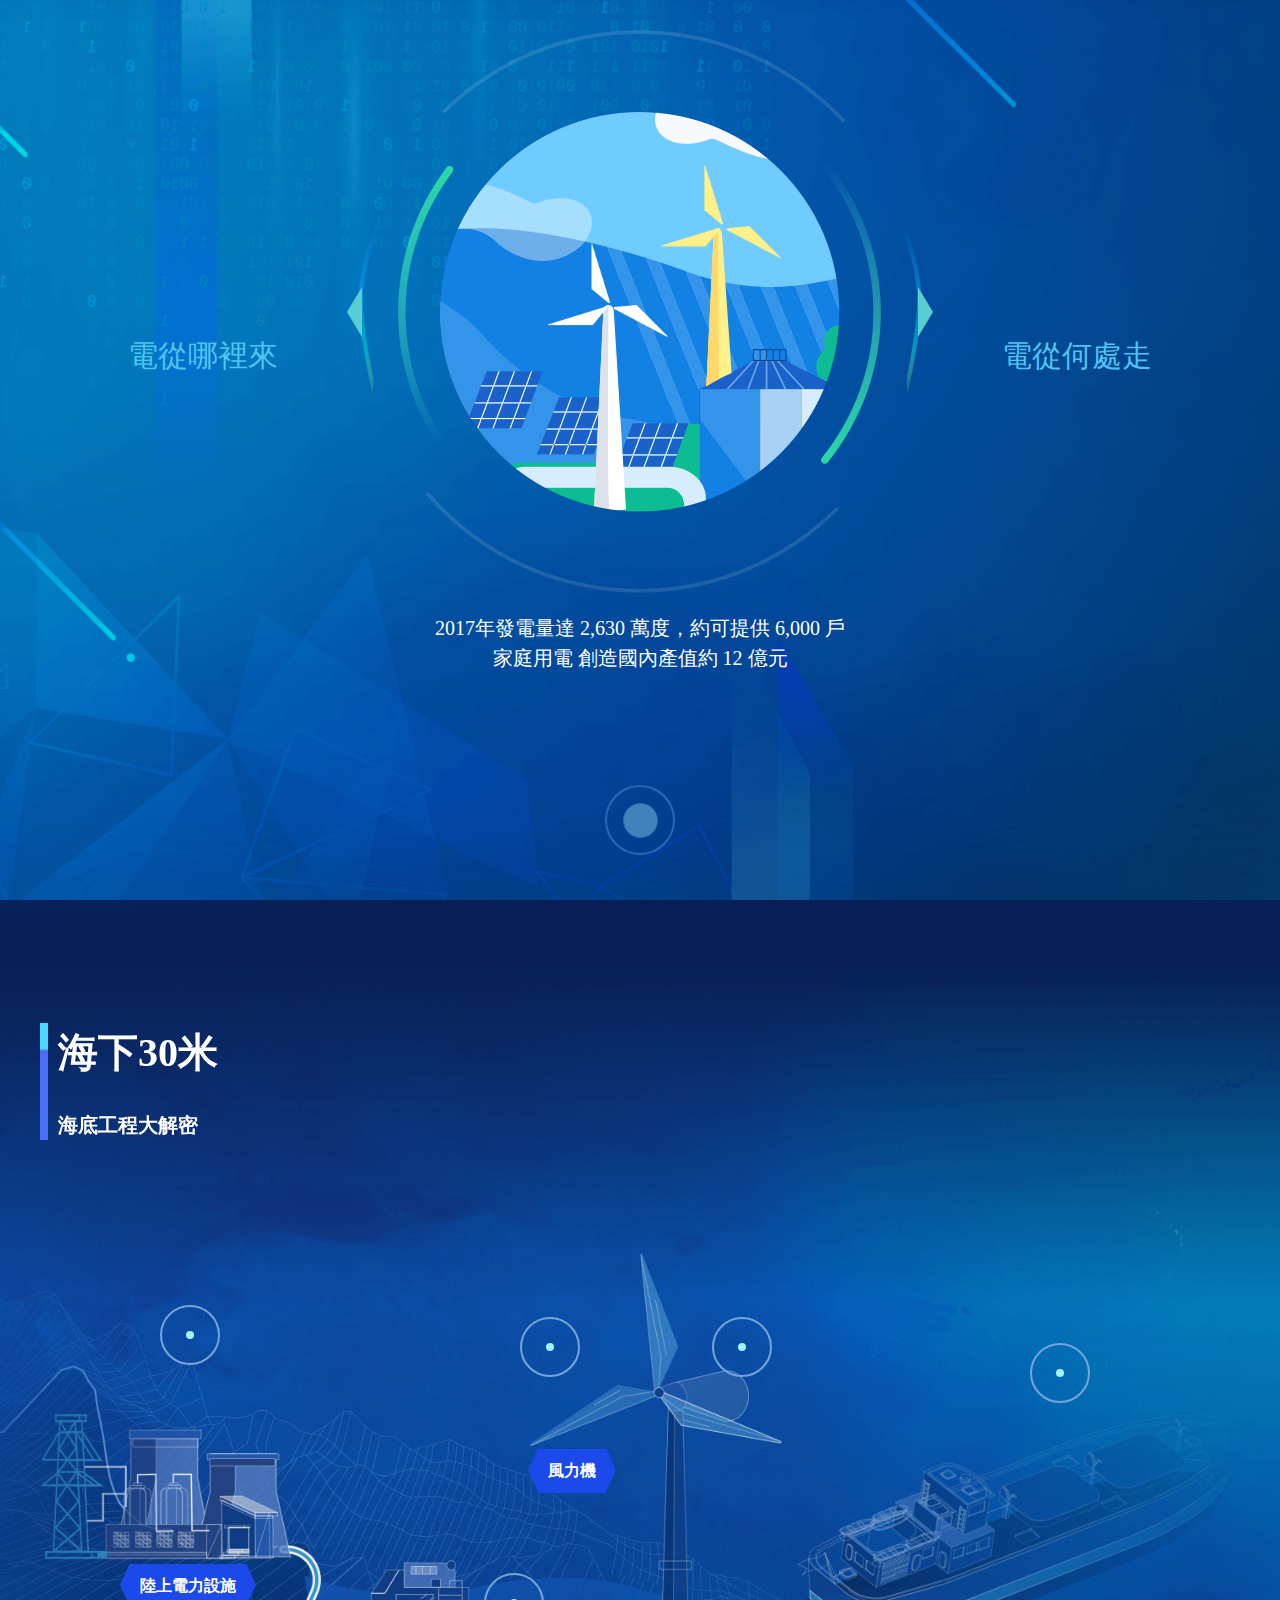
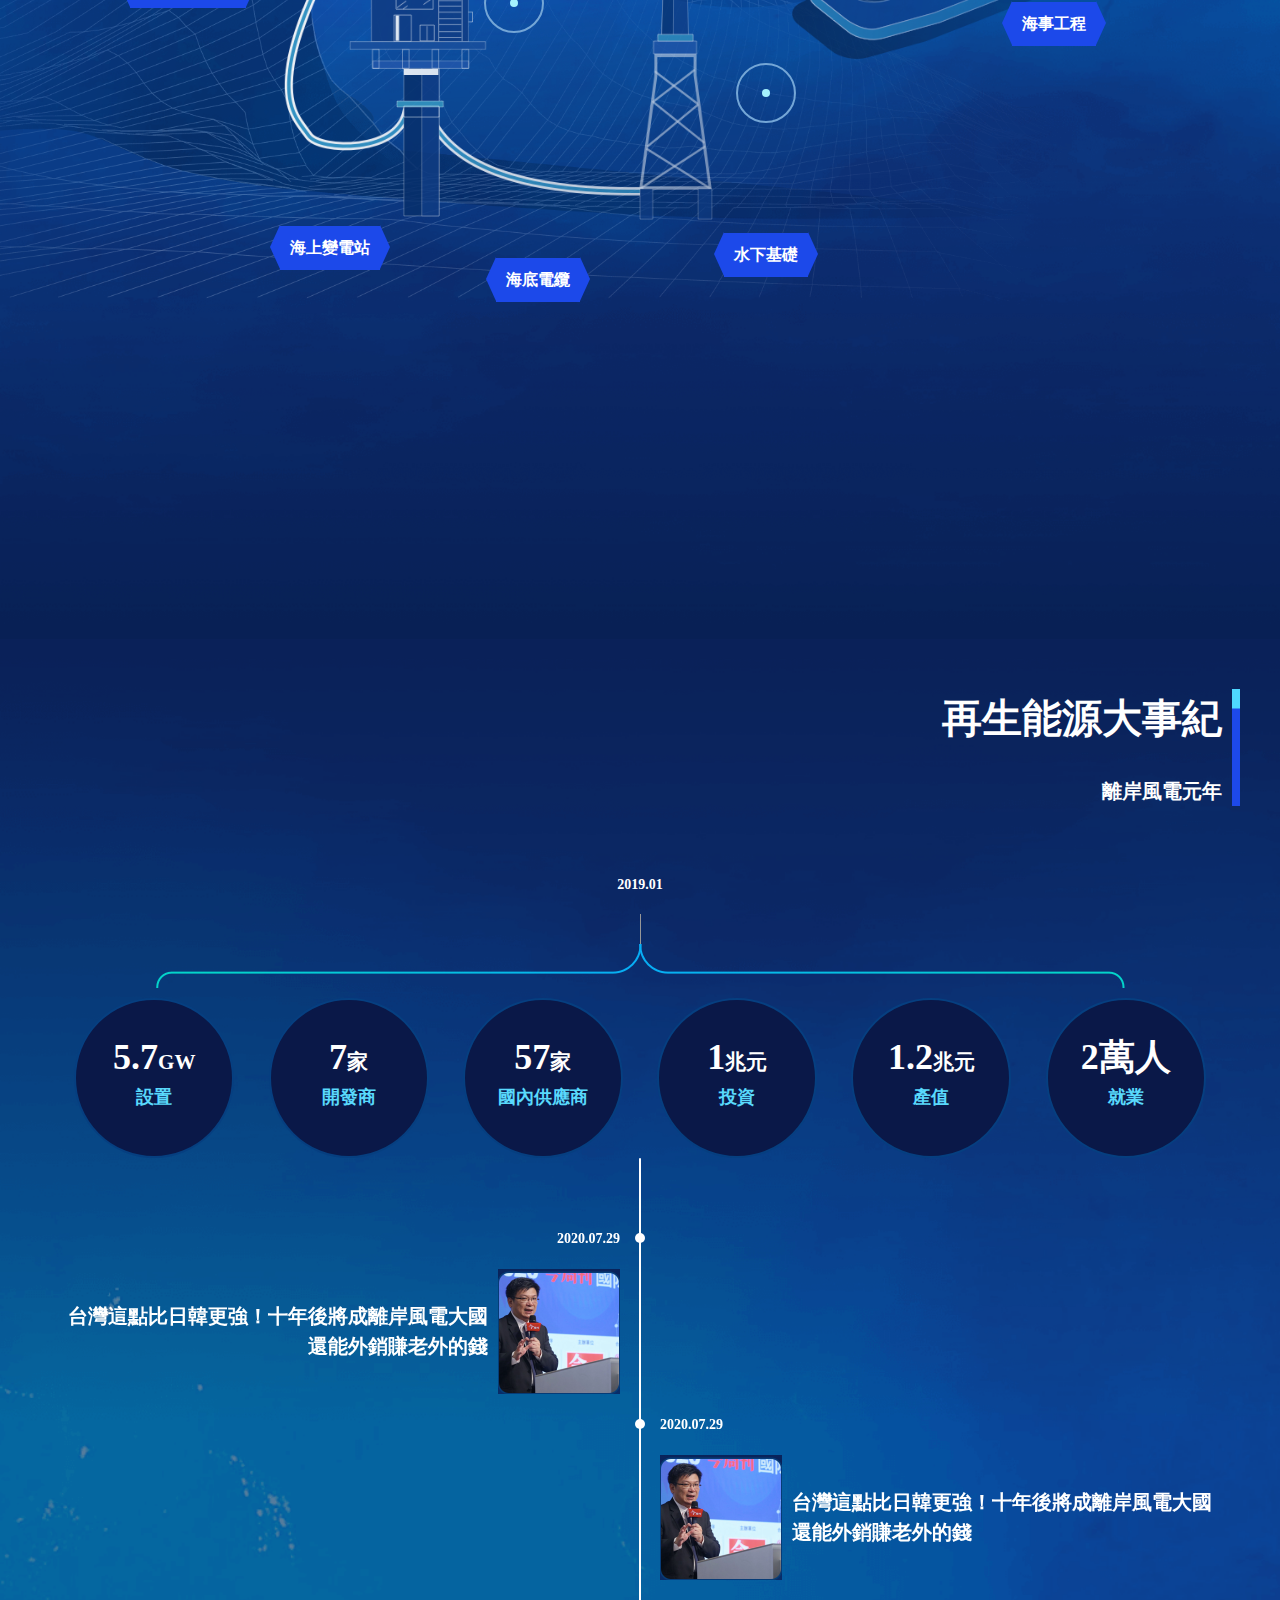
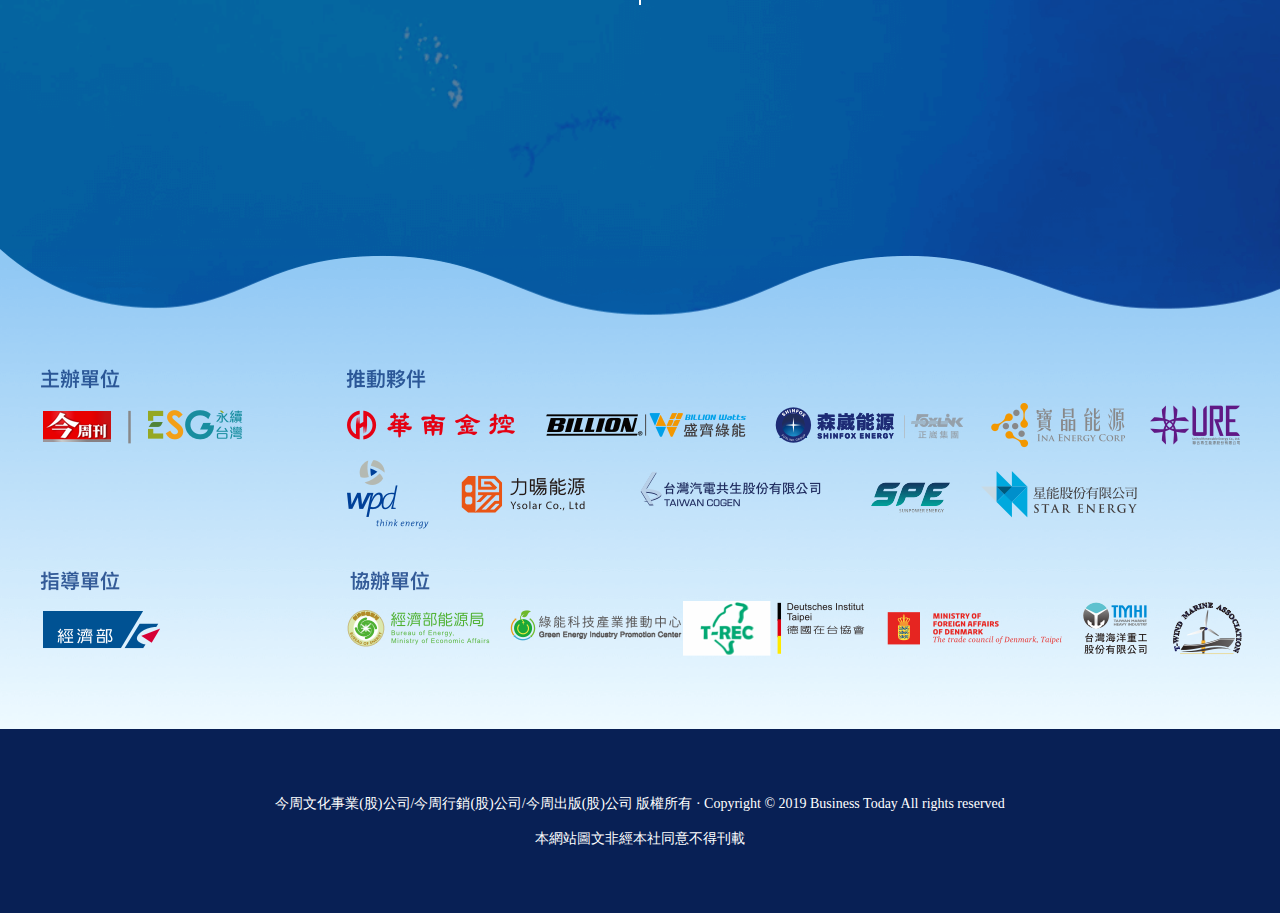
<file: index.html>
<!DOCTYPE html>
<html lang="zh-Hant">

<head>
	<meta http-equiv="Content-Language" content="zh-tw">
	<meta http-equiv="Content-type" content="text/html; charset=utf-8">
	<meta name="viewport" content="width=device-width,initial-scale=1,maximum-scale=1,user-scalable=no,minimal-ui">
	<title>Ginkgo！</title>

	<link rel="stylesheet" type="text/css" href="css/icon.css">
	<link rel="stylesheet" type="text/css" href="css/normalize.css">
	<link rel="stylesheet" type="text/css" href="css/public.css">

	<script language="javascript" type="text/javascript" src="js/jquery-1.12.4.min.js"></script>
	<script language="javascript" type="text/javascript" src="js/public.js"></script>
</head>

<body>
	<div class="loading_page">
		<div class="loading_pag_text left">電從哪裡來</div>
		<div class="loading_pag_text right">電從何處走</div>
		<div class="loading_page_main_img">

			<div class="arrow-left"></div>
			<img src="img/e00.png" alt="">
			<div class="e01">
				<img src="img/e01.png" alt="">
			</div>
			<div class="e02">
				<img src="img/e02.png" alt="">
			</div>
			<div class="arrow-right"></div>
		</div>
		<div class="loading_page_content_box">
			<div class="loading_page_content"></div>
			<div class="loading_page_content">
				<p class="show">2017年發電量達 2,630 萬度，約可提供 6,000 戶家庭用電
					創造國內產值約 12 億元</p>
				<p>2018年發電量達 2,630 萬度，約可提供 6,000 戶家庭用電
					創造國內產值約 13 億元</p>
				<p>2019年發電量達 2,630 萬度，約可提供 6,000 戶家庭用電
					創造國內產值約 14 億元</p>
				<p>2020年發電量達 2,630 萬度，約可提供 6,000 戶家庭用電
					創造國內產值約 15 億元</p>
			</div>
			<div class="loading_page_content"></div>
		</div>

		<div class="loading_page_btn">
			<div class="btn-inner"></div>
		</div>
	</div>

	<header>
		<div class="h-box">
			<h1 class="logo">
				<img src="img/logo.png" alt="">
			</h1>

			<div class="m-menu"></div>
			<div id="shdow" class="shdow"></div>
			<ul id="m-menu-list" class="m-menu-list">
				<li><a class="m-menu-list-item" href="#banner">離岸風電Wind TAIWAN</a></li>
				<li><a class="m-menu-list-item" href="#sea">海下三十米</a></li>
				<li><a class="m-menu-list-item" href="#history">再生能源大事紀</a></li>
				<li>
					<div class="m-menu-list-item btn-close"></div>
				</li>
			</ul>
			<nav class="menu">
				<ul>
					<li><a href="#banner">離岸風電Wind TAIWAN</a></li>
					<li><a href="#sea">海下三十米</a></li>
					<li><a href="#history">再生能源大事紀</a></li>
				</ul>
			</nav>
		</div>
	</header>

	<main>

		<aside class="r-p">
			<nav class="r-p-n">
				<ul class="r-p-u">
					<li>
						<a href="#banner" class="outer-l"><span class="point"></span></a>
					</li>
					<li>
						<a href="#sea" class="outer-l"><span class="point"></span></a>
					</li>
					<li>
						<a href="#history" class="outer-l"><span class="point"></span></a>
					</li>
				</ul>
			</nav>
		</aside>

		<div id="banner" class="banner">
			<div class="container">

				<div class="banner-title">
					<div class="title-box">
						<h2>海洋示範案</h2>
						<h4>年發電量可達 4.8 億度<br />約可提供 12.8萬 戶家庭全年用電</h4>
					</div>
					<img class="banner_title_bar" src="img/banner_title_bar.png" alt="">
				</div>

				<div class="banner-img">
					<img src="img/taiwan.png" alt="">
					<div class="map-icon m1 hover active" data-id="1">
						<img src="img/map_icon01.png" alt="">
					</div>
					<div class="map-icon m2 hover" data-id="2">
						<img src="img/map_icon01.png" alt="">
					</div>
					<div class="map-icon m3 hover" data-id="3">
						<img src="img/map_icon01.png" alt="">
					</div>
					<div class="map-icon m4 hover" data-id="4">
						<img src="img/map_icon01.png" alt="">
					</div>
					<div class="map-icon m5 hover" data-id="5">
						<img src="img/map_icon01.png" alt="">
					</div>
					<div class="map-icon m6 hover" data-id="6">
						<img src="img/map_icon01.png" alt="">
					</div>
					<div class="map-icon m7 hover" data-id="7">
						<img src="img/map_icon01.png" alt="">
					</div>
				</div>

				<div class="banner-text">
					<div class="map-arrow-left"></div>
					<div class="map-arrow-right"></div>
					<div class="text-box" data-id="1">
						<div class="box-title">
							<h3>台北</h3>
						</div>
						<div class="box-content">
							<div class="flex-box">
								<div class="t-box">
									<p>總容量</p>
									<p>128 MW</p>
								</div>
								<div class="t-box">
									<p>岸距</p>
									<p>2-6 km</p>
								</div>
								<div class="t-box">
									<p>水深</p>
									<p>15-35 m</p>
								</div>
							</div>
							<div class="box-list">
								<ul>
									<li>2019完工</li>
									<li>2019/10/9 我國首座離岸風場完工</li>
									<li>2019/12/31 完成併聯發電</li>
								</ul>
							</div>
						</div>

					</div>
					<div class="text-box" data-id="2">
						<div class="box-title">
							<h3>桃園</h3>
						</div>
						<div class="box-content">
							<div class="flex-box">
								<div class="t-box">
									<p>總容量</p>
									<p>128 MW</p>
								</div>
								<div class="t-box">
									<p>岸距</p>
									<p>2-6 km</p>
								</div>
								<div class="t-box">
									<p>水深</p>
									<p>15-35 m</p>
								</div>
							</div>
							<div class="box-list">
								<ul>
									<li>2019完工</li>
									<li>2019/10/9 我國首座離岸風場完工</li>
									<li>2019/12/31 完成併聯發電</li>
								</ul>
							</div>
						</div>

					</div>
					<div class="text-box" data-id="3">
						<div class="box-title">
							<h3>苗栗</h3>
						</div>
						<div class="box-content">
							<div class="flex-box">
								<div class="t-box">
									<p>總容量</p>
									<p>128 MW</p>
								</div>
								<div class="t-box">
									<p>岸距</p>
									<p>2-6 km</p>
								</div>
								<div class="t-box">
									<p>水深</p>
									<p>15-35 m</p>
								</div>
							</div>
							<div class="box-list">
								<ul>
									<li>2019完工</li>
									<li>2019/10/9 我國首座離岸風場完工</li>
									<li>2019/12/31 完成併聯發電</li>
								</ul>
							</div>
						</div>

					</div>
					<div class="text-box" data-id="4">
						<div class="box-title">
							<h3>台中</h3>
						</div>
						<div class="box-content">
							<div class="flex-box">
								<div class="t-box">
									<p>總容量</p>
									<p>128 MW</p>
								</div>
								<div class="t-box">
									<p>岸距</p>
									<p>2-6 km</p>
								</div>
								<div class="t-box">
									<p>水深</p>
									<p>15-35 m</p>
								</div>
							</div>
							<div class="box-list">
								<ul>
									<li>2019完工</li>
									<li>2019/10/9 我國首座離岸風場完工</li>
									<li>2019/12/31 完成併聯發電</li>
								</ul>
							</div>
						</div>

					</div>
					<div class="text-box" data-id="5">
						<div class="box-title">
							<h3>嘉義</h3>
						</div>
						<div class="box-content">
							<div class="flex-box">
								<div class="t-box">
									<p>總容量</p>
									<p>128 MW</p>
								</div>
								<div class="t-box">
									<p>岸距</p>
									<p>2-6 km</p>
								</div>
								<div class="t-box">
									<p>水深</p>
									<p>15-35 m</p>
								</div>
							</div>
							<div class="box-list">
								<ul>
									<li>2019完工</li>
									<li>2019/10/9 我國首座離岸風場完工</li>
									<li>2019/12/31 完成併聯發電</li>
								</ul>
							</div>
						</div>

					</div>
					<div class="text-box" data-id="6">
						<div class="box-title">
							<h3>台南</h3>
						</div>
						<div class="box-content">
							<div class="flex-box">
								<div class="t-box">
									<p>總容量</p>
									<p>128 MW</p>
								</div>
								<div class="t-box">
									<p>岸距</p>
									<p>2-6 km</p>
								</div>
								<div class="t-box">
									<p>水深</p>
									<p>15-35 m</p>
								</div>
							</div>
							<div class="box-list">
								<ul>
									<li>2019完工</li>
									<li>2019/10/9 我國首座離岸風場完工</li>
									<li>2019/12/31 完成併聯發電</li>
								</ul>
							</div>
						</div>

					</div>
					<div class="text-box" data-id="7">
						<div class="box-title">
							<h3>高雄</h3>
						</div>
						<div class="box-content">
							<div class="flex-box">
								<div class="t-box">
									<p>總容量</p>
									<p>128 MW</p>
								</div>
								<div class="t-box">
									<p>岸距</p>
									<p>2-6 km</p>
								</div>
								<div class="t-box">
									<p>水深</p>
									<p>15-35 m</p>
								</div>
							</div>
							<div class="box-list">
								<ul>
									<li>2019完工</li>
									<li>2019/10/9 我國首座離岸風場完工</li>
									<li>2019/12/31 完成併聯發電</li>
								</ul>
							</div>
						</div>

					</div>
				</div>


			</div>

			<div class="scroll-down">

			</div>

		</div>

		<div id="sea" class="sea">
			<div class="container">
				<div class="sea-title">
					<img src="img/cent_title_bar.png" alt="">
					<div class="title-box">
						<h2>海下30米</h2>
						<h4>海底工程大解密</h4>
					</div>
				</div>
				<div class="web-container">
					<div class="sea-img">
						<div class="cent02_pic">
							<img class="" src="img/cent02_pic.png" alt="">
						</div>
					</div>

					<div class="sea-text">
						<div class="text-box s1">
							<h3>陸上電力設施</h3>
						</div>

						<div class="text-box s2">
							<h3>海上變電站</h3>
						</div>

						<div class="text-box s3">
							<h3>海底電纜</h3>
						</div>

						<div class="text-box s4">
							<h3>風力機</h3>
						</div>

						<div class="text-box s5">
							<h3>水下基礎</h3>
						</div>

						<div class="text-box s6">
							<h3>海事工程</h3>
						</div>
					</div>

					<div class="sea-point">
						<div class="s1 outer-l showModel" data-id="1">
							<span class="point"></span>
						</div>
						<div class="s2 outer-l showModel" data-id="2">
							<span class="point"></span>
						</div>
						<div class="s3 outer-l showModel" data-id="3">
							<span class="point"></span>
						</div>
						<div class="s4 outer-l showModel" data-id="4">
							<span class="point"></span>
						</div>
						<div class="s5 outer-l showModel" data-id="5">
							<span class="point"></span>
						</div>
						<div class="s6 outer-l showModel" data-id="6">
							<span class="point"></span>
						</div>
					</div>

					<div id="myModel" class="model">
						<div class='ac_outer'>
							<div class='model_boxs box_1'>
								<div class='ac_lBoxs'>
									<div class="ac-img-box">
										<img src="img/popup01.png">
									</div>
									<div class='btn_close'></div>
								</div>
							</div>
							<!-- 第1筆資料。版型一 -->
							<div class='model_boxs box_2'>
								<div class='ac_lBoxs'>
									<div class="ac-img-box">
										<img src="img/popup02.png">
									</div>
									<div class="ac-t-box">
										<h3>海上變電站</h3>
									</div>
									<div class='btn_close'></div>
								</div>
							</div>
							<!-- 第2筆資料。版型二 -->
							<div class='model_boxs box_3'>
								<div class='ac_lBoxs'>
									<div class="ac-img-box">
										<img src="img/popup03.png">
									</div>

									<div class="ac-t-box">
										<h3>風力機</h3>
									</div>

									<div class='btn_close'></div>
								</div>
							</div>
							<div class='model_boxs box_4'>
								<div class='ac_lBoxs'>
									<div class="ac-img-box">
										<img src="img/popup07.png">
									</div>

									<div class="ac-t-box">
										<h3>風力機</h3>
									</div>

									<div class='btn_close'></div>
								</div>
							</div>
							<div class='model_boxs box_5'>
								<div class='ac_lBoxs'>
									<div class="ac-img-box">
										<img src="img/popup05.png">
									</div>

									<div class="ac-t-box">
										<h3>水下基礎</h3>
									</div>

									<div class='btn_close'></div>
								</div>
							</div>
							<div class='model_boxs box_6'>
								<div class='ac_lBoxs'>
									<div class="ac-img-box">
										<img src="img/popup06.png">
									</div>

									<div class="ac-t-box">
										<h3>海事工程</h3>
									</div>

									<div class='btn_close'></div>
								</div>
							</div>
						</div>
					</div>
				</div>
				<div class="mob-container">
					<div class="mob-c-box mb1 show">
						<div class="sea-text">
							<div class="text-box s1">
								<h3>陸上電力設施</h3>
							</div>
						</div>

						<div class="sea-img">
							<div class="m_popup01">
								<img class="" src="img/m_popup01.png" alt="">
							</div>
						</div>

						<div class="sea-point">
							<div class="s1 outer-l showModel" data-id="1">
								<span class="point"></span>
							</div>
							<div class="s-point-text">陸域輸變電統包工程</div>
						</div>
					</div>
					<div class="mob-c-box mb2">
						<div class="sea-text">
							<div class="text-box s2">
								<h3>海上變電站</h3>
							</div>
						</div>

						<div class="sea-img">
							<div class="m_popup02">
								<img class="" src="img/m_popup02.png" alt="">
							</div>
						</div>

						<div class="sea-point ms-2-1">
							<div class="s2 outer-l showModel" data-id="2">
								<span class="point"></span>
							</div>
							<div class="s-point-text">發電機</div>
						</div>
						<div class="sea-point ms-2-2">
							<div class="s2 outer-l showModel" data-id="3">
								<span class="point"></span>
							</div>
							<div class="s-point-text">次系統</div>
						</div>
						<div class="sea-point ms-2-3">
							<div class="s2 outer-l showModel" data-id="4">
								<span class="point"></span>
							</div>
							<div class="s-point-text">電纜</div>
						</div>
					</div>
					<div class="mob-c-box mb3">
						<div class="sea-text">
							<div class="text-box s3">
								<h3>風力機</h3>
							</div>
						</div>

						<div class="sea-img">
							<div class="m_popup03">
								<img class="" src="img/m_cent02_2@2x.png" alt="">
							</div>
						</div>

						<div class="sea-point ms-3-1">
							<div class="s3 outer-l showModel" data-id="5">
								<span class="point"></span>
							</div>
						</div>
						<div class="sea-point ms-3-2">
							<div class="s3 outer-l showModel" data-id="6">
								<span class="point"></span>
							</div>
						</div>
						<div class="sea-point ms-3-3">
							<div class="s3 outer-l showModel" data-id="7">
								<span class="point"></span>
							</div>
						</div>
						<div class="sea-point ms-3-4">
							<div class="s3 outer-l showModel" data-id="7">
								<span class="point"></span>
							</div>
						</div>
					</div>
					<div class="mob-c-box mb4">
						<div class="sea-text">
							<div class="text-box s4">
								<h3>風力機</h3>
							</div>
						</div>

						<div class="sea-img">
							<div class="m_popup04">
								<img class="" src="img/m_cent02_1@2x.png" alt="">
							</div>
						</div>
					</div>
					<div class="mob-c-box mb5">
						<div class="sea-text">
							<div class="text-box s5">
								<h3>水下基礎</h3>
							</div>
						</div>

						<div class="sea-img">
							<div class="m_popup05">
								<img class="" src="img/m_popup05.png" alt="">
							</div>
						</div>
					</div>
					<div class="mob-c-box mb6">
						<div class="sea-text">
							<div class="text-box s6">
								<h3>海事工程</h3>
							</div>
						</div>

						<div class="sea-img">
							<div class="m_popup06">
								<img class="" src="img/m_popup06.png" alt="">
							</div>
						</div>
					</div>
					<div class="control-box">
						<div class="control-arrow-left"></div>
						<div class="control-bar active" data-id="1"></div>
						<div class="control-bar" data-id="2"></div>
						<div class="control-bar" data-id="3"></div>
						<div class="control-bar" data-id="4"></div>
						<div class="control-bar" data-id="5"></div>
						<div class="control-bar" data-id="6"></div>
						<div class="control-arrow-right"></div>
					</div>

					<div id="myModel_m" class="model_m">
						<div class='ac_outer'>
							<div class='model_boxs box_1'>
								<div class='ac_lBoxs'>
									<div class="ac-info-box">
										<div class="text-box">
											<div class="box-title">
												<h3>陸域輸變電統包工程</h3>
											</div>
											<div class="box-content">
												<div class="box-list">
													<ul>
														<li>台汽電 [星能]</li>
														<li>華城</li>
														<li>中興電工</li>
													</ul>
													<ul>
														<li>台灣GE</li>
														<li>泰興</li>
													</ul>
												</div>
											</div>

										</div>
									</div>
									<div class='btn_close'></div>
								</div>
							</div>
							<!-- 第1筆資料。版型一 -->
							<div class='model_boxs box_2'>
								<div class='ac_lBoxs'>
									<div class="ac-info-box">
										<div class="text-box">
											<div class="box-title">
												<h3>發電機</h3>
											</div>
											<div class="box-content">
												<div class="box-list">
													<ul>
														<li>大同</li>
														<li>東元</li>
													</ul>
												</div>
											</div>

										</div>
									</div>
									<div class='btn_close'></div>
								</div>
							</div>
							<div class='model_boxs box_3'>
								<div class='ac_lBoxs'>
									<div class="ac-info-box">
										<div class="text-box">
											<div class="box-title">
												<h3>次系統</h3>
											</div>
											<div class="box-content">
												<div class="box-list">
													<ul>
														<li>控制系統：東元、ABB、Winergy</li>
														<li>電力系統：華城、中興、土電、台達電、亞力</li>
													</ul>
												</div>
											</div>

										</div>
									</div>
									<div class='btn_close'></div>
								</div>
							</div>
							<div class='model_boxs box_4'>
								<div class='ac_lBoxs'>
									<div class="ac-info-box">
										<div class="text-box">
											<div class="box-title">
												<h3>電纜</h3>
											</div>
											<div class="box-content">
												<div class="box-list">
													<ul>
														<li>大亞</li>
														<li>華新麗華</li>
													</ul>
												</div>
											</div>

										</div>
									</div>
									<div class='btn_close'></div>
								</div>
							</div>
							<!-- 第2筆資料。版型二 -->
							<div class='model_boxs box_5'>
								<div class='ac_lBoxs'>
									<div class="ac-info-box">
										<div class="text-box">
											<div class="box-title">
												<h3>葉片樹脂</h3>
											</div>
											<div class="box-content">
												<div class="box-list">
													<ul>
														<li>天力</li>
														<li>台塑</li>
													</ul>
													<ul>
														<li>上緯</li>
														<li>LM Wind Power</li>
													</ul>
												</div>
											</div>

										</div>
									</div>
									<div class='btn_close'></div>
								</div>
							</div>
							<div class='model_boxs box_6'>
								<div class='ac_lBoxs'>
									<div class="ac-info-box">
										<div class="text-box">
											<div class="box-title">
												<h3>輪殼</h3>
											</div>
											<div class="box-content">
												<div class="box-list">
													<ul>
														<li>永冠能源</li>
													</ul>
												</div>
											</div>
										</div>
									</div>
									<div class='btn_close'></div>
								</div>
							</div>
							<div class='model_boxs box_7'>
								<div class='ac_lBoxs'>
									<div class="ac-info-box">
										<div class="text-box">
											<div class="box-title">
												<h3>齒輪箱</h3>
											</div>
											<div class="box-content">
												<div class="box-list">
													<ul>
														<li>台塑重工</li>
														<li>Bosch Rexroth</li>
													</ul>
													<ul>
														<li>ZF</li>
													</ul>
												</div>
											</div>
										</div>
									</div>
									<div class='btn_close'></div>
								</div>
							</div>
							<div class='model_boxs box_8'>
								<div class='ac_lBoxs'>
									<div class="ac-info-box">
										<div class="text-box">
											<div class="box-title">
												<h3>機組設備</h3>
											</div>
											<div class="box-content">
												<div class="box-list">
													<ul>
														<li>東元電機</li>
														<li>GE</li>
													</ul>
													<ul>
														<li>MHI Vestas</li>
														<li>Seimens Gamesa</li>
													</ul>
												</div>
											</div>
										</div>
									</div>
									<div class='btn_close'></div>
								</div>
							</div>
						</div>
					</div>
				</div>
			</div>
		</div>

		<div id="history" class="history">
			<div class="container">
				<div class="history-title">
					<div class="title-box">
						<h2>再生能源大事紀</h2>
						<h4>離岸風電元年</h4>
					</div>
					<img class="title_bar_left" src="img/banner_title_bar.png" alt="">
				</div>

				<div class="history-content">
					<div class="history-img">
						<h4>2019.01</h4>
						<img src="img/time_bar.png" alt="">
					</div>
					<div class="time-info">
						<div class="info-c">
							<h2>5.7<span>GW</span></h2>
							<h3>設置</h3>
						</div>
						<div class="info-c">
							<h2>7<span>家</span></h2>
							<h3>開發商</h3>
						</div>
						<div class="info-c">
							<h2>57<span>家</span></h2>
							<h3>國內供應商</h3>
						</div>
						<div class="info-c">
							<h2>1<span>兆元</span></h2>
							<h3>投資</h3>
						</div>
						<div class="info-c">
							<h2>1.2<span>兆元</span></h2>
							<h3>產值</h3>
						</div>
						<div class="info-c">
							<h2>2<span></span>萬人</h2>
							<h3>就業</h3>
						</div>
					</div>

					<ul id="time-line">
						<li class="visibility m-show">
							<div class="t-l-content">
								<h4>2020.10.01</h4>
								<div class="t-l-box">
									<div class="info-c">
										<h2>5.7<span>GW</span></h2>
										<h3>設置</h3>
									</div>
									<div class="info-c">
										<h2>7<span>家</span></h2>
										<h3>開發商</h3>
									</div>
									<div class="info-c">
										<h2>57<span>家</span></h2>
										<h3>國內供應商</h3>
									</div>
									<div class="info-c">
										<h2>1<span>兆元</span></h2>
										<h3>投資</h3>
									</div>
									<div class="info-c">
										<h2>1.2<span>兆元</span></h2>
										<h3>產值</h3>
									</div>
									<div class="info-c">
										<h2>2<span>萬人</span></h2>
										<h3>就業</h3>
									</div>
								</div>
							</div>

						</li>
						<li class="visibility">
							<div class="t-l-content">
								<h4>2020.07.29</h4>
								<div class="t-l-box">
									<a href="#">
										<img src="img/time-img01.png" alt="">
										<h5>台灣這點比日韓更強！十年後將成離岸風電大國　還能外銷賺老外的錢</h5>
									</a>
								</div>
							</div>
						</li>
						<li class="visibility">
							<div class="t-l-content">
								<h4>2020.07.29</h4>
								<div class="t-l-box">
									<a href="#">
										<img src="img/time-img01.png" alt="">
										<h5>台灣這點比日韓更強！十年後將成離岸風電大國　還能外銷賺老外的錢</h5>
									</a>
								</div>
							</div>
						</li>
						<li>
							<div class="t-l-content">
								<h4>2020.07.29</h4>
								<div class="t-l-box">
									<a href="#">
										<img src="img/time-img01.png" alt="">
										<h5>台灣這點比日韓更強！十年後將成離岸風電大國　還能外銷賺老外的錢</h5>
									</a>
								</div>
							</div>
						</li>
						<li>
							<div class="t-l-content">
								<h4>2020.07.29</h4>
								<div class="t-l-box">
									<a href="#">
										<img src="img/time-img01.png" alt="">
										<h5>台灣這點比日韓更強！十年後將成離岸風電大國　還能外銷賺老外的錢</h5>
									</a>
								</div>
							</div>
						</li>
						<li>
							<div class="t-l-content">
								<h4>2020.07.29</h4>
								<div class="t-l-box">
									<a href="#">
										<img src="img/time-img01.png" alt="">
										<h5>台灣這點比日韓更強！十年後將成離岸風電大國　還能外銷賺老外的錢</h5>
									</a>
								</div>
							</div>
						</li>
						<li>
							<div class="t-l-content">
								<h4>2020.07.29</h4>
								<div class="t-l-box">
									<a href="#">
										<img src="img/time-img01.png" alt="">
										<h5>台灣這點比日韓更強！十年後將成離岸風電大國　還能外銷賺老外的錢</h5>
									</a>
								</div>
							</div>
						</li>
						<li>
							<div class="t-l-content">
								<h4>2020.07.29</h4>
								<div class="t-l-box">
									<a href="#">
										<img src="img/time-img01.png" alt="">
										<h5>台灣這點比日韓更強！十年後將成離岸風電大國　還能外銷賺老外的錢</h5>
									</a>
								</div>
							</div>
						</li>
						<li>
							<div class="t-l-content">
								<h4>2020.07.29</h4>
								<div class="t-l-box">
									<a href="#">
										<img src="img/time-img01.png" alt="">
										<h5>台灣這點比日韓更強！十年後將成離岸風電大國　還能外銷賺老外的錢</h5>
									</a>
								</div>
							</div>
						</li>
						<li>
							<div class="t-l-content">
								<h4>2020.07.29</h4>
								<div class="t-l-box">
									<a href="#">
										<img src="img/time-img01.png" alt="">
										<h5>台灣這點比日韓更強！十年後將成離岸風電大國　還能外銷賺老外的錢</h5>
									</a>
								</div>
							</div>
						</li>
						<li>
							<div class="t-l-content">
								<h4>2020.07.29</h4>
								<div class="t-l-box">
									<a href="#">
										<img src="img/time-img01.png" alt="">
										<h5>台灣這點比日韓更強！十年後將成離岸風電大國　還能外銷賺老外的錢</h5>
									</a>
								</div>
							</div>
						</li>
						<li>
							<div class="t-l-content">
								<h4>2020.07.29</h4>
								<div class="t-l-box">
									<a href="#">
										<img src="img/time-img01.png" alt="">
										<h5>台灣這點比日韓更強！十年後將成離岸風電大國　還能外銷賺老外的錢</h5>
									</a>
								</div>
							</div>
						</li>
						<li>
							<div class="t-l-content">
								<h4>2020.07.29</h4>
								<div class="t-l-box">
									<a href="#">
										<img src="img/time-img01.png" alt="">
										<h5>台灣這點比日韓更強！十年後將成離岸風電大國　還能外銷賺老外的錢</h5>
									</a>
								</div>
							</div>
						</li>
					</ul>
				</div>
			</div>
		</div>

		<ul class="bubble">
			<li></li>
			<li></li>
			<li></li>
			<li></li>
			<li></li>
			<li></li>
			<li></li>
		</ul>
	</main>

	<footer>
		<img src="img/footer_bg.png" alt="">
		<div class="container">
			<div class="footer-img">
				<picture>
					<source srcset="img/m_footer.png" media="(max-width: 450px)">
					<img src="img/footer_logo.png" alt="">
				</picture>

			</div>
		</div>

		<div class="copy">
			<p>今周文化事業(股)公司/今周行銷(股)公司/今周出版(股)公司 版權所有 · Copyright © 2019 Business Today All rights reserved</p>
			<p>本網站圖文非經本社同意不得刊載</p>
		</div>
	</footer>




</body>

</html>
</file>
<file: css/icon.css>
@font-face { font-family: "icon"; src: url('../font/icomoon/fonts/icomoon.eot?1606058047') format('embedded-opentype'), url('../font/icomoon/fonts/icomoon.woff?1606058047') format('woff'), url('../font/icomoon/fonts/icomoon.ttf?1606058047') format('truetype'), url('../font/icomoon/fonts/icomoon.svg?1606058047') format('svg'); }
*[class^="icon-"]:before, *[class*=" icon-"]:before { font-family: "icon"; speak: none; font-style: normal; font-weight: normal; font-variant: normal; }

.icon-mail:before { content: "\e900"; }
</file>
<file: css/public.css>
*, *:after, *:before { vertical-align: top; -moz-box-sizing: border-box; -webkit-box-sizing: border-box; box-sizing: border-box; -moz-osx-font-smoothing: subpixel-antialiased; -webkit-font-smoothing: subpixel-antialiased; -moz-font-smoothing: subpixel-antialiased; -ms-font-smoothing: subpixel-antialiased; -o-font-smoothing: subpixel-antialiased; }

html { font-size: 10px; overflow-x: hidden; }
html ::-webkit-scrollbar { width: 0px; background: transparent; /* make scrollbar transparent */ }

body { position: relative; width: 100%; height: 100%; margin: 0; padding: 0; background: #89b6d3; z-index: 1; color: black; line-height: 1.5; }
body::-moz-selection { color: white; background-color: #78baff; }
body::selection { color: white; background-color: #78baff; }
body .container { max-width: 1280px; margin: 0 auto; }
@media screen and (max-width: 1440px) and (min-width: 1280px) { body .container { max-width: 1200px; } }
@media screen and (max-width: 1279px) and (min-width: 0) { body .container { padding: 0 2rem; } }
@media screen and (max-width: 979px) and (min-width: 0) { body .container .wrapper { padding: 0 !important; } }
body aside.r-p { position: fixed; top: calc(50% - 100px); right: 0; z-index: 3; }
@media screen and (max-width: 768px) and (min-width: 0) { body aside.r-p { display: none; } }
body aside.r-p nav.r-p-n ul.r-p-u { padding: 0; margin: 0; color: white; list-style: none; }
body aside.r-p nav.r-p-n ul.r-p-u li { position: relative; margin-right: 4rem; cursor: pointer; }
body aside.r-p nav.r-p-n ul.r-p-u li:nth-child(2) { margin-top: 4rem; margin-bottom: 4rem; }
body aside.r-p nav.r-p-n ul.r-p-u li a.outer-l { display: inline-block; width: 8rem; height: 8rem; }
body aside.r-p nav.r-p-n ul.r-p-u li a.outer-l:hover { border: 2px solid #74a6d6; border-radius: 50%; }
body aside.r-p nav.r-p-n ul.r-p-u li a.outer-l:hover .point { width: 1.5rem; height: 1.5rem; top: calc(50% - .75rem); left: calc(50% - .75rem); background-color: #a5f2fd; }
body aside.r-p nav.r-p-n ul.r-p-u li a.outer-l.active { border: 2px solid #74a6d6; border-radius: 50%; }
body aside.r-p nav.r-p-n ul.r-p-u li a.outer-l.active .point { width: 1.5rem; height: 1.5rem; top: calc(50% - .75rem); left: calc(50% - .75rem); background-color: #a5f2fd; }
body aside.r-p nav.r-p-n ul.r-p-u li .point { position: absolute; top: calc(50% - .4rem); left: calc(50% - .4rem); width: .8rem; height: .8rem; background-color: white; border-radius: 50%; }
body .bubble { position: absolute; top: 0; left: 0; padding: 0; margin: 0; width: 100%; height: 100%; /*z-index defult value=1*/ z-index: 0; /*upgrade gpu rendering*/ transform: translateZ(0); }
body .bubble > li { position: absolute; list-style: none; display: block; background: -moz-linear-gradient(-45deg, rgba(255, 255, 255, 0.3) 0%, rgba(255, 255, 255, 0.1) 48%, rgba(255, 255, 255, 0) 100%); /* FF3.6-15 */ background: -webkit-linear-gradient(-45deg, rgba(255, 255, 255, 0.3) 0%, rgba(255, 255, 255, 0.1) 48%, rgba(255, 255, 255, 0) 100%); /* Chrome10-25,Safari5.1-6 */ background: linear-gradient(135deg, rgba(255, 255, 255, 0.3) 0%, rgba(255, 255, 255, 0.1) 48%, rgba(255, 255, 255, 0) 100%); /* W3C, IE10+, FF16+, Chrome26+, Opera12+, Safari7+ */ filter: progid:DXImageTransform.Microsoft.gradient(startColorstr='#4dffffff', endColorstr='#00ffffff', GradientType=1); /* IE6-9 fallback on horizontal gradient */ /*make bubble on page bottom*/ bottom: -100px; animation: bubble-ani 20s linear infinite; border-radius: 100%; }
@media screen and (max-width: 1024px) and (min-width: 0) { body .bubble > li { animation: bubble-ani2 20s linear infinite; } }
body .bubble > li:before { position: absolute; left: 20%; top: 20%; width: 25%; content: ''; background: -webkit-linear-gradient(bottom left, rgba(255, 255, 255, 0) 0%, rgba(255, 255, 255, 0.1) 48%, rgba(255, 255, 255, 0.1) 100%); background: -o-linear-gradient(bottom left, rgba(255, 255, 255, 0) 0%, rgba(255, 255, 255, 0.1) 48%, rgba(255, 255, 255, 0.1) 100%); background: linear-gradient(to top right, rgba(255, 255, 255, 0) 0%, rgba(255, 255, 255, 0.1) 48%, rgba(255, 255, 255, 0.1) 100%); /* Chrome10-25,Safari5.1-6 */ /* W3C, IE10+, FF16+, Chrome26+, Opera12+, Safari7+ */ filter: progid:DXImageTransform.Microsoft.gradient(startColorstr='#00ffffff', endColorstr='#1affffff', GradientType=1); /* IE6-9 fallback on horizontal gradient */ display: block; height: 25%; border-radius: 100%; }
body .bubble > li:nth-child(1) { width: 20px; height: 20px; left: 15%; }
body .bubble > li:nth-child(2) { width: 40px; height: 40px; left: 40%; animation-duration: 13s; animation-delay: 2s; }
body .bubble > li:nth-child(3) { width: 25px; height: 25px; left: 30%; animation-duration: 18s; animation-delay: 3.5s; }
body .bubble > li:nth-child(4) { width: 60px; height: 60px; left: 55%; animation-duration: 23s; animation-delay: 1.5s; }
body .bubble > li:nth-child(5) { width: 30px; height: 30px; left: 35%; animation-duration: 16s; animation-delay: 2s; }
body .bubble > li:nth-child(6) { width: 25px; height: 25px; left: 60%; animation-duration: 16s; animation-delay: 2s; }
body .bubble > li:nth-child(7) { width: 30px; height: 30px; left: 70%; animation-duration: 16s; animation-delay: 2s; }
@keyframes bubble-ani { 0% { -webkit-transform: translateY(0); transform: translateY(0); }
  100% { -webkit-transform: translateY(-310vh); transform: translateY(-310vh); } }
@keyframes bubble-ani2 { 0% { -webkit-transform: translateY(0); transform: translateY(0); }
  100% { -webkit-transform: translateY(-220vh); transform: translateY(-220vh); } }
body .loading_page { display: flex; flex-direction: column; align-items: center; background-image: url(../img/loading_bg.png); background-size: cover; background-repeat: no-repeat; position: fixed; top: 0; right: 0; bottom: 0; left: 0; width: 100vw; height: 100vh; z-index: 4; }
body .loading_page .loading_pag_text { position: absolute; color: #50c3f2; font-size: 3rem; top: calc(36.5% - 22.5px); }
@media screen and (max-width: 1440px) and (min-width: 1281px) { body .loading_page .loading_pag_text { top: calc(42.5% - 22.5px); } }
@media screen and (max-width: 1280px) and (min-width: 1025px) { body .loading_page .loading_pag_text { top: calc(39.5% - 22.5px); } }
@media screen and (max-width: 1024px) and (min-width: 769px) { body .loading_page .loading_pag_text { top: 15%; } }
@media screen and (max-width: 768px) and (min-width: 0) { body .loading_page .loading_pag_text { top: 15%; } }
@media screen and (max-width: 450px) and (min-width: 0) { body .loading_page .loading_pag_text { font-size: 2.4rem; } }
body .loading_page .loading_pag_text.left { left: 25%; }
@media screen and (max-width: 1440px) and (min-width: 1281px) { body .loading_page .loading_pag_text.left { left: 15%; } }
@media screen and (max-width: 1280px) and (min-width: 1025px) { body .loading_page .loading_pag_text.left { left: 10%; } }
@media screen and (max-width: 1024px) and (min-width: 769px) { body .loading_page .loading_pag_text.left { left: 35%; } }
@media screen and (max-width: 768px) and (min-width: 451px) { body .loading_page .loading_pag_text.left { left: 25%; } }
@media screen and (max-width: 450px) and (min-width: 0) { body .loading_page .loading_pag_text.left { left: 15%; } }
body .loading_page .loading_pag_text.right { right: 25%; }
@media screen and (max-width: 1440px) and (min-width: 1281px) { body .loading_page .loading_pag_text.right { right: 15%; } }
@media screen and (max-width: 1280px) and (min-width: 1025px) { body .loading_page .loading_pag_text.right { right: 10%; } }
@media screen and (max-width: 1024px) and (min-width: 769px) { body .loading_page .loading_pag_text.right { right: 35%; } }
@media screen and (max-width: 768px) and (min-width: 451px) { body .loading_page .loading_pag_text.right { right: 25%; } }
@media screen and (max-width: 450px) and (min-width: 0) { body .loading_page .loading_pag_text.right { right: 15%; } }
body .loading_page .loading_page_main_img { position: relative; margin-top: 10rem; }
@media screen and (max-width: 1280px) and (min-width: 1025px) { body .loading_page .loading_page_main_img { margin-top: 3rem; } }
@media screen and (max-width: 1024px) and (min-width: 769px) { body .loading_page .loading_page_main_img { margin-top: 30rem; } }
@media screen and (max-width: 768px) and (min-width: 451px) { body .loading_page .loading_page_main_img { margin-top: 20rem; } }
@media screen and (max-width: 450px) and (min-width: 0) { body .loading_page .loading_page_main_img { width: 350px; } }
body .loading_page .loading_page_main_img .arrow-left { position: absolute; top: calc(50% - 25px); left: -2%; width: 0; height: 0; border-style: solid; border-width: 25px 15px 25px 0; border-color: transparent #58ced3 transparent transparent; cursor: pointer; }
body .loading_page .loading_page_main_img .arrow-right { position: absolute; top: calc(50% - 25px); right: -2%; width: 0; height: 0; border-style: solid; border-width: 25px 0 25px 15px; border-color: transparent transparent transparent #58ced3; cursor: pointer; }
body .loading_page .loading_page_main_img .e01, body .loading_page .loading_page_main_img .e02 { position: absolute; width: 120px; height: 120px; -webkit-animation: spin 10s linear infinite; -moz-animation: spin 10s linear infinite; animation: spin 10s linear infinite; }
body .loading_page .loading_page_main_img .e01 > img, body .loading_page .loading_page_main_img .e02 > img { width: auto; height: auto; max-width: 100%; max-height: 100%; }
@-moz-keyframes spin { 100% { -webkit-transform: rotate(360deg); transform: rotate(360deg); } }
@-webkit-keyframes spin { 100% { -webkit-transform: rotate(360deg); transform: rotate(360deg); } }
@keyframes spin { 100% { -webkit-transform: rotate(360deg); transform: rotate(360deg); } }
body .loading_page .loading_page_main_img .e01.e01, body .loading_page .loading_page_main_img .e02.e01 { top: 38%; right: 45%; }
@media screen and (max-width: 450px) and (min-width: 0) { body .loading_page .loading_page_main_img .e01.e01, body .loading_page .loading_page_main_img .e02.e01 { top: 32%; right: 38%; } }
body .loading_page .loading_page_main_img .e01.e02, body .loading_page .loading_page_main_img .e02.e02 { top: 24%; right: 25%; }
@media screen and (max-width: 450px) and (min-width: 0) { body .loading_page .loading_page_main_img .e01.e02, body .loading_page .loading_page_main_img .e02.e02 { top: 18%; right: 19%; } }
body .loading_page .loading_page_main_img > img { width: auto; max-width: 100%; height: auto; max-height: 100%; }
body .loading_page .loading_page_content_box { display: flex; width: 100%; }
body .loading_page .loading_page_content_box .loading_page_content { flex: 1; justify-content: center; position: relative; font-size: 2rem; color: white; text-align: center; }
@media screen and (max-width: 768px) and (min-width: 0) { body .loading_page .loading_page_content_box .loading_page_content { flex: 0; font-size: 1.2rem; }
  body .loading_page .loading_page_content_box .loading_page_content:nth-child(2) { flex: 1; } }
body .loading_page .loading_page_content_box .loading_page_content > p { position: absolute; top: 0; opacity: 0; left: 100%; width: 100%; }
body .loading_page .loading_page_content_box .loading_page_content > p.show { left: 0; opacity: 1; transition-property: right opacity; transition-duration: 2s; transition-delay: 2s 0; }
@media screen and (max-width: 768px) and (min-width: 0) { body .loading_page .loading_page_content_box .loading_page_content > p.show { padding: 0 1rem; } }
body .loading_page .loading_page_btn { position: absolute; bottom: 10%; width: 70px; height: 70px; border: 2px solid #2b68b5; border-radius: 50%; cursor: pointer; animation: scale1 2s linear infinite; }
@media screen and (max-width: 1440px) and (min-width: 1025px) { body .loading_page .loading_page_btn { bottom: 5%; } }
@media screen and (max-width: 1024px) and (min-width: 769px) { body .loading_page .loading_page_btn { bottom: 10%; } }
body .loading_page .loading_page_btn .btn-inner { position: absolute; top: calc(50% - 17.5px); left: calc(50% - 17.5px); width: 35px; height: 35px; background-color: #4381ba; border: 1px solid #2d6eaa; border-radius: 50%; animation: scale1 2s linear infinite; }
@keyframes scale1 { 0% { -webkit-transform: scale(1); transform: scale(1); }
  25% { -webkit-transform: scale(1.1); transform: scale(1.1); }
  50% { -webkit-transform: scale(1.2); transform: scale(1.2); }
  75% { -webkit-transform: scale(1.1); transform: scale(1.1); }
  100% { -webkit-transform: scale(1); transform: scale(1); } }
body header { position: absolute; top: 0; left: 0; width: 100%; z-index: 3; }
body header .h-box { padding-top: 2.5%; margin: 0 5%; display: flex; justify-content: space-between; }
body header .h-box .logo { margin: 0; }
@media screen and (max-width: 450px) and (min-width: 0) { body header .h-box .logo > img { width: auto; height: auto; max-width: 200px; max-height: 100%; } }
body header .h-box .m-menu { display: none; }
@media screen and (max-width: 768px) and (min-width: 0) { body header .h-box .m-menu { position: relative; display: inline-block; width: 40px; height: 40px; border-radius: 50%; color: white; background-color: #68a6e7; cursor: pointer; }
  body header .h-box .m-menu:before { content: ''; position: absolute; top: calc(40% - 1px); left: calc(50% - 6.5px); width: 13px; border-top: 2px solid white; }
  body header .h-box .m-menu:after { content: ''; position: absolute; top: calc(40% + 8px); left: calc(50% - 2px); width: 8px; border-top: 2px solid white; } }
body header .h-box .shdow { display: none; position: fixed; z-index: 11; left: 0; top: 0; bottom: 0; right: 0; width: 100%; height: 100%; overflow: auto; background-color: rgba(33, 33, 33, 0.8); }
body header .h-box .shdow.showModel { display: inline-block; overflow: hidden; }
body header .h-box .m-menu-list { display: none; list-style: none; padding: 0; margin: 0; width: 100%; height: 100%; position: fixed; z-index: 1000; left: 0; top: 0; bottom: 0; right: 0; text-align: center; }
body header .h-box .m-menu-list.showModel { display: flex; flex-direction: column; justify-content: center; align-items: center; }
body header .h-box .m-menu-list > li { padding: 3rem; }
body header .h-box .m-menu-list > li > a { color: white; text-decoration: none; z-index: 1000; font-size: 1.6rem; }
body header .h-box .m-menu-list > li > .btn-close { width: 4rem; height: 4rem; border: 2px solid #536183; border-radius: 50%; z-index: 1000; cursor: pointer; }
body header .h-box .m-menu-list > li > .btn-close:after { content: 'X'; height: 100%; display: flex; justify-content: center; align-items: center; font-size: 2rem; font-weight: bold; color: #a5f2fd; }
body header .h-box nav.menu { font-size: 1.6rem; }
@media screen and (max-width: 768px) and (min-width: 0) { body header .h-box nav.menu { display: none; } }
body header .h-box nav.menu > ul { display: flex; padding: 0; margin: 0; list-style: none; }
body header .h-box nav.menu > ul > li { padding: 1.5rem 3rem; vertical-align: middle; cursor: pointer; }
body header .h-box nav.menu > ul > li > a { color: white; text-decoration: none; }
body .banner { position: relative; background-image: url(../img/banner_bg.png); background-size: cover; background-position: bottom; width: 100vw; height: 959px; background-color: #082055; }
@media screen and (max-width: 1024px) and (min-width: 768px) { body .banner { height: 100vh; } }
@media screen and (max-width: 450px) and (min-width: 0) { body .banner { height: 100vh; } }
body .banner .container { position: relative; padding-top: 10rem; height: 100vh; }
body .banner .container .banner-title { position: absolute; top: 30%; right: 15%; display: flex; }
@media screen and (max-width: 1024px) and (min-width: 769px) { body .banner .container .banner-title { top: 20%; } }
@media screen and (max-width: 768px) and (min-width: 451px) { body .banner .container .banner-title { top: 15%; right: 0; margin-right: 5%; } }
@media screen and (max-width: 450px) and (min-width: 0) { body .banner .container .banner-title { top: 10%; right: 0; margin-right: 5%; } }
body .banner .container .banner-title .title-box { text-align: right; padding-right: 1rem; }
body .banner .container .banner-title .title-box > h2 { font-size: 4rem; color: white; margin: 0; }
@media screen and (max-width: 450px) and (min-width: 0) { body .banner .container .banner-title .title-box > h2 { font-size: 2.4rem; } }
body .banner .container .banner-title .title-box > h4 { margin-bottom: 0; font-size: 2rem; color: white; margin: 0; }
@media screen and (max-width: 450px) and (min-width: 0) { body .banner .container .banner-title .title-box > h4 { font-size: 1.2rem; margin: 0; } }
@media screen and (max-width: 450px) and (min-width: 0) { body .banner .container .banner-title .banner_title_bar { height: 70px; margin: 0; } }
body .banner .container .banner-img { position: absolute; top: calc(50% - 100px); right: 0; animation: up-down 10s linear infinite; z-index: 1; }
@media screen and (max-width: 1024px) and (min-width: 769px) { body .banner .container .banner-img { right: 1rem; } }
@media screen and (max-width: 768px) and (min-width: 0) { body .banner .container .banner-img { top: 30%; } }
body .banner .container .banner-img img { width: auto; height: auto; max-width: 900px; max-height: 100%; }
@media screen and (max-width: 768px) and (min-width: 0) { body .banner .container .banner-img img { max-width: 100%; } }
body .banner .container .banner-img .map-icon { position: absolute; cursor: pointer; }
body .banner .container .banner-img .map-icon.m1 { top: -2%; left: 10%; }
@media screen and (max-width: 450px) and (min-width: 0) { body .banner .container .banner-img .map-icon.m1 { top: -23%; } }
body .banner .container .banner-img .map-icon.m1.active { top: -10%; }
@media screen and (max-width: 450px) and (min-width: 0) { body .banner .container .banner-img .map-icon.m1.active { top: -40%; } }
body .banner .container .banner-img .map-icon.m2 { top: 15%; left: 2%; }
@media screen and (max-width: 450px) and (min-width: 0) { body .banner .container .banner-img .map-icon.m2 { top: -2%; left: 0; } }
body .banner .container .banner-img .map-icon.m2.active { top: 7%; }
@media screen and (max-width: 450px) and (min-width: 0) { body .banner .container .banner-img .map-icon.m2.active { top: -25%; left: 0; } }
body .banner .container .banner-img .map-icon.m3 { top: 37%; left: 8%; }
@media screen and (max-width: 450px) and (min-width: 0) { body .banner .container .banner-img .map-icon.m3 { top: 20%; left: 5%; } }
body .banner .container .banner-img .map-icon.m3.active { top: 30%; }
@media screen and (max-width: 450px) and (min-width: 0) { body .banner .container .banner-img .map-icon.m3.active { top: -3%; } }
body .banner .container .banner-img .map-icon.m4 { top: 50%; left: 13%; }
@media screen and (max-width: 450px) and (min-width: 0) { body .banner .container .banner-img .map-icon.m4 { top: 35%; left: 8%; } }
body .banner .container .banner-img .map-icon.m4.active { top: 43%; }
@media screen and (max-width: 450px) and (min-width: 0) { body .banner .container .banner-img .map-icon.m4.active { top: 17%; } }
body .banner .container .banner-img .map-icon.m5 { top: 65%; left: 21%; }
@media screen and (max-width: 450px) and (min-width: 0) { body .banner .container .banner-img .map-icon.m5 { top: 52%; } }
body .banner .container .banner-img .map-icon.m5.active { top: 58%; }
@media screen and (max-width: 450px) and (min-width: 0) { body .banner .container .banner-img .map-icon.m5.active { top: 30%; } }
body .banner .container .banner-img .map-icon.m6 { top: 72%; left: 32%; }
@media screen and (max-width: 450px) and (min-width: 0) { body .banner .container .banner-img .map-icon.m6 { top: 56%; } }
body .banner .container .banner-img .map-icon.m6.active { top: 64%; }
@media screen and (max-width: 450px) and (min-width: 0) { body .banner .container .banner-img .map-icon.m6.active { top: 38%; } }
body .banner .container .banner-img .map-icon.m7 { top: 73%; left: 46%; }
@media screen and (max-width: 450px) and (min-width: 0) { body .banner .container .banner-img .map-icon.m7 { top: 56%; } }
body .banner .container .banner-img .map-icon.m7.active { top: 65%; }
@media screen and (max-width: 450px) and (min-width: 0) { body .banner .container .banner-img .map-icon.m7.active { top: 38%; } }
@keyframes up-down { 0% { -webkit-transform: translateY(0); transform: translateY(0); }
  20% { -webkit-transform: translateY(-10px); transform: translateY(-10px); }
  40% { -webkit-transform: translateY(-15px); transform: translateY(-15px); }
  60% { -webkit-transform: translateY(-15px); transform: translateY(-15px); }
  80% { -webkit-transform: translateY(-10px); transform: translateY(-10px); }
  100% { -webkit-transform: translateY(0); transform: translateY(0); } }
body .banner .container .banner-text { position: absolute; bottom: 15%; z-index: 1; }
@media screen and (max-width: 1024px) and (min-width: 768px) { body .banner .container .banner-text { bottom: 10%; } }
@media screen and (max-width: 768px) and (min-width: 451px) { body .banner .container .banner-text { left: calc(50% - 151px); } }
@media screen and (max-width: 450px) and (min-width: 0) { body .banner .container .banner-text { bottom: 0; margin: 0 2rem; } }
body .banner .container .banner-text .map-arrow-left { display: none; }
@media screen and (max-width: 768px) and (min-width: 0) { body .banner .container .banner-text .map-arrow-left { display: inline-block; position: absolute; top: calc(50% - 25px); left: -10%; width: 0; height: 0; border-style: solid; border-width: 25px 15px 25px 0; border-color: transparent #58ced3 transparent transparent; cursor: pointer; } }
@media screen and (max-width: 450px) and (min-width: 0) { body .banner .container .banner-text .map-arrow-left { left: -2rem; } }
body .banner .container .banner-text .map-arrow-right { display: none; }
@media screen and (max-width: 768px) and (min-width: 0) { body .banner .container .banner-text .map-arrow-right { display: inline-block; position: absolute; top: calc(50% - 25px); right: -10%; width: 0; height: 0; border-style: solid; border-width: 25px 0 25px 15px; border-color: transparent transparent transparent #58ced3; cursor: pointer; } }
@media screen and (max-width: 450px) and (min-width: 0) { body .banner .container .banner-text .map-arrow-right { right: -2rem; } }
body .banner .container .banner-text .text-box { display: none; }
body .banner .container .banner-text .text-box.active { display: block; }
body .banner .container .banner-text .text-box .box-title { position: absolute; top: -2.5rem; padding: 1rem; width: 30%; font-size: 2rem; color: white; text-align: center; background-color: #1c49ea; }
body .banner .container .banner-text .text-box .box-title:after { content: ''; position: absolute; top: 0; right: -1rem; width: 0; height: 0; border-style: solid; border-width: 2.75rem 0 2.75rem 1rem; border-color: transparent transparent transparent #1c49ea; }
body .banner .container .banner-text .text-box .box-title > h3 { margin: 0; }
body .banner .container .banner-text .text-box .box-content { padding: 2rem; padding-top: 4rem; background-color: rgba(107, 147, 190, 0.3); }
body .banner .container .banner-text .text-box .box-content .flex-box { display: flex; }
body .banner .container .banner-text .text-box .box-content .flex-box .t-box { font-size: 1.6rem; color: white; }
body .banner .container .banner-text .text-box .box-content .flex-box .t-box:nth-child(2) { margin: 0 2rem; }
body .banner .container .banner-text .text-box .box-content .box-list ul { color: white; font-size: 1.6rem; padding-left: 2rem; }
body .banner .container .banner-text .text-box .box-content .box-list ul > li { margin: 1rem 0; }
body .sea { position: relative; background-image: url(../img/top_bg.png), url(../img/cent02_bg.png); background-size: cover, 60%; background-repeat: no-repeat, no-repeat; background-position: top, 37%; background-color: #082054; width: 100vw; height: 1280px; }
@media screen and (max-width: 1440px) and (min-width: 1281px) { body .sea { height: 1000px; background-size: cover, 65%; background-position: top, 0; } }
@media screen and (max-width: 1280px) and (min-width: 1025px) { body .sea { background-size: cover, 95%; background-position: top, -200%; } }
@media screen and (max-width: 1024px) and (min-width: 769px) { body .sea { height: 100vh; background-size: cover, 100%; } }
@media screen and (max-width: 768px) and (min-width: 0) { body .sea { background-image: url(../img/top_bg.png); background-size: cover; background-repeat: no-repeat; background-color: #082054; height: 100vh; } }
body .sea .container { position: relative; width: 100%; height: 100%; }
body .sea .container .sea-title { position: absolute; top: 5%; left: 0; display: flex; }
@media screen and (max-width: 1024px) and (min-width: 769px) { body .sea .container .sea-title { left: auto; } }
@media screen and (max-width: 768px) and (min-width: 0) { body .sea .container .sea-title { left: 5%; } }
body .sea .container .sea-title .title-box { text-align: left; padding-left: 1rem; z-index: 3; }
body .sea .container .sea-title .title-box > h2 { font-size: 4rem; color: white; margin: 0; }
@media screen and (max-width: 450px) and (min-width: 0) { body .sea .container .sea-title .title-box > h2 { font-size: 2.4rem; } }
body .sea .container .sea-title .title-box > h4 { margin-bottom: 0; font-size: 2rem; color: white; }
@media screen and (max-width: 450px) and (min-width: 0) { body .sea .container .sea-title .title-box > h4 { font-size: 1.2rem; } }
body .sea .container .web-container { height: 100%; }
@media screen and (max-width: 768px) and (min-width: 0) { body .sea .container .web-container { display: none; } }
body .sea .container .web-container .sea-img { position: relative; width: 100%; height: 100%; }
body .sea .container .web-container .sea-img .cent02_pic { position: absolute; top: 20%; left: 0; width: 100%; height: 100%; }
@media screen and (max-width: 1440px) and (min-width: 1281px) { body .sea .container .web-container .sea-img .cent02_pic { top: 16%; } }
@media screen and (max-width: 1280px) and (min-width: 1025px) { body .sea .container .web-container .sea-img .cent02_pic { top: 23%; } }
@media screen and (max-width: 1024px) and (min-width: 769px) { body .sea .container .web-container .sea-img .cent02_pic { top: 16%; } }
body .sea .container .web-container .sea-img .cent02_pic > img { width: auto; height: auto; max-width: 100%; max-height: 100%; }
body .sea .container .web-container .sea-text > .text-box { position: absolute; z-index: 3; }
body .sea .container .web-container .sea-text > .text-box > h3 { font-size: 1.6rem; padding: 1rem; color: white; background-color: #1c49ea; }
body .sea .container .web-container .sea-text > .text-box > h3:before { content: ''; position: absolute; top: 1.5rem; left: -1rem; width: 0; height: 0; border-style: solid; border-width: 2.2rem 1rem 2.2rem 0; border-color: transparent #1c49ea transparent transparent; }
body .sea .container .web-container .sea-text > .text-box > h3:after { content: ''; position: absolute; top: 1.5rem; right: -1rem; width: 0; height: 0; border-style: solid; border-width: 2.2rem 0 2.2rem 1rem; border-color: transparent transparent transparent #1c49ea; }
body .sea .container .web-container .sea-text > .text-box.s1 { top: 46%; left: 7.5%; }
body .sea .container .web-container .sea-text > .text-box.s2 { top: 62.5%; left: 20%; }
@media screen and (max-width: 1440px) and (min-width: 1280px) { body .sea .container .web-container .sea-text > .text-box.s2 { top: 66.5%; } }
body .sea .container .web-container .sea-text > .text-box.s3 { top: 64%; left: 38%; }
@media screen and (max-width: 1440px) and (min-width: 1280px) { body .sea .container .web-container .sea-text > .text-box.s3 { top: 69%; } }
body .sea .container .web-container .sea-text > .text-box.s4 { top: 37%; left: 41.5%; }
body .sea .container .web-container .sea-text > .text-box.s5 { top: 60%; left: 57%; }
@media screen and (max-width: 1440px) and (min-width: 1280px) { body .sea .container .web-container .sea-text > .text-box.s5 { top: 67%; } }
body .sea .container .web-container .sea-text > .text-box.s6 { top: 45%; left: 81%; }
@media screen and (max-width: 1440px) and (min-width: 1280px) { body .sea .container .web-container .sea-text > .text-box.s6 { top: 49%; } }
body .sea .container .web-container .sea-point > div { position: absolute; cursor: pointer; z-index: 3; }
body .sea .container .web-container .sea-point > div.outer-l { display: inline-block; width: 6rem; height: 6rem; border: 2px solid #74a6d6; border-radius: 50%; }
body .sea .container .web-container .sea-point > div.outer-l:hover .point { width: 1.5rem; height: 1.5rem; top: calc(50% - .75rem); left: calc(50% - .75rem); background-color: #a5f2fd; }
body .sea .container .web-container .sea-point > div.outer-l .point { position: absolute; top: calc(50% - .4rem); left: calc(50% - .4rem); width: .8rem; height: .8rem; background-color: #a5f2fd; border-radius: 50%; }
body .sea .container .web-container .sea-point > div.s1 { top: 27%; left: 10%; }
body .sea .container .web-container .sea-point > div.s2 { top: 48%; left: 37%; }
body .sea .container .web-container .sea-point > div.s3 { top: 28%; left: 40%; }
body .sea .container .web-container .sea-point > div.s4 { top: 28%; left: 56%; }
body .sea .container .web-container .sea-point > div.s5 { top: 55%; left: 58%; }
body .sea .container .web-container .sea-point > div.s6 { top: 30%; left: 82.5%; }
body .sea .container .web-container #myModel { display: none; position: fixed; z-index: 999; left: 0; top: 0; bottom: 0; right: 0; width: 100%; height: 100%; overflow: auto; background-color: rgba(33, 33, 33, 0.8); }
body .sea .container .web-container #myModel.showModel { display: inline-block; overflow: hidden; }
body .sea .container .web-container #myModel .ac_outer { width: 100%; }
body .sea .container .web-container #myModel .ac_outer .model_boxs { display: none; width: 100vw; height: 100vh; background-color: rgba(7, 31, 82, 0.7); -moz-border-radius: 4px; -webkit-border-radius: 4px; border-radius: 4px; }
body .sea .container .web-container #myModel .ac_outer .model_boxs.show { display: inline-block; }
@media screen and (max-width: 449px) and (min-width: 0) { body .sea .container .web-container #myModel .ac_outer .model_boxs { max-width: auto; margin: 0; height: 100%; -moz-border-radius: 0; -webkit-border-radius: 0; border-radius: 0; } }
body .sea .container .web-container #myModel .ac_outer .model_boxs .ac_lBoxs { position: relative; display: inline-block; width: 100%; height: 100%; }
body .sea .container .web-container #myModel .ac_outer .model_boxs .ac_lBoxs .ac-img-box { display: flex; justify-content: center; align-items: center; width: 100%; height: 100%; }
body .sea .container .web-container #myModel .ac_outer .model_boxs .ac_lBoxs .ac-img-box img > { width: auto; height: auto; max-width: 100%; max-height: 100%; }
body .sea .container .web-container #myModel .ac_outer .model_boxs .ac_lBoxs .ac-t-box { position: absolute; left: calc(50% - 28px); top: 10%; }
body .sea .container .web-container #myModel .ac_outer .model_boxs .ac_lBoxs .ac-t-box > h3 { font-size: 2.4rem; padding: 1rem; color: white; text-align: center; background-color: #1c49ea; }
body .sea .container .web-container #myModel .ac_outer .model_boxs .ac_lBoxs .ac-t-box > h3:before { content: ''; position: absolute; top: 2.5rem; left: -1rem; width: 0; height: 0; border-style: solid; border-width: 2.8rem 1rem 2.8rem 0; border-color: transparent #1c49ea transparent transparent; }
body .sea .container .web-container #myModel .ac_outer .model_boxs .ac_lBoxs .ac-t-box > h3:after { content: ''; position: absolute; top: 2.5rem; right: -1rem; width: 0; height: 0; border-style: solid; border-width: 2.8rem 0 2.8rem 1rem; border-color: transparent transparent transparent #1c49ea; }
body .sea .container .web-container #myModel .ac_outer .model_boxs .btn_close { position: absolute; left: calc(50% - 4rem); bottom: 5%; width: 8rem; height: 8rem; border: 2px solid #536183; border-radius: 50%; cursor: pointer; }
body .sea .container .web-container #myModel .ac_outer .model_boxs .btn_close:after { content: 'X'; height: 100%; display: flex; justify-content: center; align-items: center; font-size: 2rem; font-weight: bold; color: #a5f2fd; }
body .sea .container .web-container #myModel .ac_outer .model_boxs.box_5 .ac-t-box { top: 5%; }
body .sea .container .mob-container { display: none; }
@media screen and (max-width: 768px) and (min-width: 0) { body .sea .container .mob-container { position: relative; display: inline-block; width: 100%; height: 80%; margin-top: 25%; } }
body .sea .container .mob-container .mob-c-box { display: none; }
body .sea .container .mob-container .mob-c-box.show { display: flex; flex-direction: column; justify-content: space-around; align-items: center; width: 100%; height: 100%; }
@media screen and (max-width: 450px) and (min-width: 0) { body .sea .container .mob-container .mob-c-box.show { justify-content: center; } }
body .sea .container .mob-container .mob-c-box .sea-img .m_popup03 { width: 280px; }
@media screen and (max-width: 450px) and (min-width: 0) { body .sea .container .mob-container .mob-c-box .sea-img .m_popup03 { width: 300px; height: 380px; } }
body .sea .container .mob-container .mob-c-box .sea-img .m_popup04 { width: 500px; height: 700px; }
@media screen and (max-width: 450px) and (min-width: 0) { body .sea .container .mob-container .mob-c-box .sea-img .m_popup04 { width: 300px; height: 400px; } }
body .sea .container .mob-container .mob-c-box .sea-img .m_popup05 { width: 280px; height: 400px; text-align: center; }
body .sea .container .mob-container .mob-c-box .sea-img img { width: auto; height: auto; max-width: 100%; max-height: 100%; }
body .sea .container .mob-container .mob-c-box .sea-text { position: relative; }
body .sea .container .mob-container .mob-c-box .sea-text > .text-box { z-index: 3; }
body .sea .container .mob-container .mob-c-box .sea-text > .text-box > h3 { font-size: 1.6rem; padding: 1rem; color: white; background-color: #1c49ea; }
body .sea .container .mob-container .mob-c-box .sea-text > .text-box > h3:before { content: ''; position: absolute; top: 1.5rem; left: -1rem; width: 0; height: 0; border-style: solid; border-width: 2.2rem 1rem 2.2rem 0; border-color: transparent #1c49ea transparent transparent; }
body .sea .container .mob-container .mob-c-box .sea-text > .text-box > h3:after { content: ''; position: absolute; top: 1.5rem; right: -1rem; width: 0; height: 0; border-style: solid; border-width: 2.2rem 0 2.2rem 1rem; border-color: transparent transparent transparent #1c49ea; }
body .sea .container .mob-container .mob-c-box .sea-text > .text-box.s1 { top: 46%; left: 7.5%; }
body .sea .container .mob-container .mob-c-box .sea-text > .text-box.s2 { top: 62.5%; left: 20%; }
@media screen and (max-width: 1440px) and (min-width: 1280px) { body .sea .container .mob-container .mob-c-box .sea-text > .text-box.s2 { top: 66.5%; } }
body .sea .container .mob-container .mob-c-box .sea-text > .text-box.s3 { top: 64%; left: 38%; }
@media screen and (max-width: 1440px) and (min-width: 1280px) { body .sea .container .mob-container .mob-c-box .sea-text > .text-box.s3 { top: 69%; } }
body .sea .container .mob-container .mob-c-box .sea-text > .text-box.s4 { top: 37%; left: 41.5%; }
body .sea .container .mob-container .mob-c-box .sea-text > .text-box.s5 { top: 60%; left: 57%; }
@media screen and (max-width: 1440px) and (min-width: 1280px) { body .sea .container .mob-container .mob-c-box .sea-text > .text-box.s5 { top: 67%; } }
body .sea .container .mob-container .mob-c-box .sea-text > .text-box.s6 { top: 45%; left: 81%; }
@media screen and (max-width: 1440px) and (min-width: 1280px) { body .sea .container .mob-container .mob-c-box .sea-text > .text-box.s6 { top: 49%; } }
body .sea .container .mob-container .mob-c-box .sea-point { position: relative; display: flex; align-items: center; }
@media screen and (max-width: 450px) and (min-width: 0) { body .sea .container .mob-container .mob-c-box .sea-point { margin-top: 2rem; } }
body .sea .container .mob-container .mob-c-box .sea-point.ms-2-1 { position: absolute; top: 25%; left: 20%; }
@media screen and (max-width: 450px) and (min-width: 0) { body .sea .container .mob-container .mob-c-box .sea-point.ms-2-1 { top: 30%; left: 15%; }
  body .sea .container .mob-container .mob-c-box .sea-point.ms-2-1 .s-point-text { position: relative; }
  body .sea .container .mob-container .mob-c-box .sea-point.ms-2-1 .s-point-text:after { content: unset !important; }
  body .sea .container .mob-container .mob-c-box .sea-point.ms-2-1 .s-point-text:before { content: ''; position: absolute; top: 0; left: -1rem; width: 0; height: 0; border-style: solid; border-width: 2.2rem 1rem 2.2rem 0; border-color: transparent #1c49ea transparent transparent; } }
body .sea .container .mob-container .mob-c-box .sea-point.ms-2-2 { position: absolute; top: 50%; left: 0; }
@media screen and (max-width: 450px) and (min-width: 0) { body .sea .container .mob-container .mob-c-box .sea-point.ms-2-2 { top: 45%; }
  body .sea .container .mob-container .mob-c-box .sea-point.ms-2-2 .s-point-text { position: relative; }
  body .sea .container .mob-container .mob-c-box .sea-point.ms-2-2 .s-point-text:after { content: unset !important; }
  body .sea .container .mob-container .mob-c-box .sea-point.ms-2-2 .s-point-text:before { content: ''; position: absolute; top: 0; left: -1rem; width: 0; height: 0; border-style: solid; border-width: 2.2rem 1rem 2.2rem 0; border-color: transparent #1c49ea transparent transparent; } }
body .sea .container .mob-container .mob-c-box .sea-point.ms-2-3 { position: absolute; bottom: 10%; left: 50%; }
@media screen and (max-width: 450px) and (min-width: 0) { body .sea .container .mob-container .mob-c-box .sea-point.ms-2-3 { bottom: 20%; }
  body .sea .container .mob-container .mob-c-box .sea-point.ms-2-3 .s-point-text { position: relative; }
  body .sea .container .mob-container .mob-c-box .sea-point.ms-2-3 .s-point-text:after { content: unset !important; }
  body .sea .container .mob-container .mob-c-box .sea-point.ms-2-3 .s-point-text:before { content: ''; position: absolute; top: 0; left: -1rem; width: 0; height: 0; border-style: solid; border-width: 2.2rem 1rem 2.2rem 0; border-color: transparent #1c49ea transparent transparent; } }
body .sea .container .mob-container .mob-c-box .sea-point.ms-3-1 { position: absolute; top: 30%; left: 23%; }
@media screen and (max-width: 450px) and (min-width: 0) { body .sea .container .mob-container .mob-c-box .sea-point.ms-3-1 { top: 21%; left: 0%; } }
body .sea .container .mob-container .mob-c-box .sea-point.ms-3-2 { position: absolute; top: 48%; left: 30%; }
@media screen and (max-width: 450px) and (min-width: 0) { body .sea .container .mob-container .mob-c-box .sea-point.ms-3-2 { top: 59%; left: -2%; } }
body .sea .container .mob-container .mob-c-box .sea-point.ms-3-3 { position: absolute; top: 48%; left: 70%; }
@media screen and (max-width: 450px) and (min-width: 0) { body .sea .container .mob-container .mob-c-box .sea-point.ms-3-3 { top: 37%; left: 83%; }
  body .sea .container .mob-container .mob-c-box .sea-point.ms-3-3 .s-point-text { position: relative; }
  body .sea .container .mob-container .mob-c-box .sea-point.ms-3-3 .s-point-text:after { content: unset !important; }
  body .sea .container .mob-container .mob-c-box .sea-point.ms-3-3 .s-point-text:before { content: ''; position: absolute; top: 0; left: -1rem; width: 0; height: 0; border-style: solid; border-width: 2.2rem 1rem 2.2rem 0; border-color: transparent #1c49ea transparent transparent; } }
body .sea .container .mob-container .mob-c-box .sea-point.ms-3-4 { position: absolute; bottom: 17%; left: 60%; }
@media screen and (max-width: 450px) and (min-width: 0) { body .sea .container .mob-container .mob-c-box .sea-point.ms-3-4 { bottom: 25%; left: 73%; } }
body .sea .container .mob-container .mob-c-box .sea-point > div { cursor: pointer; z-index: 3; }
body .sea .container .mob-container .mob-c-box .sea-point > div.outer-l { position: relative; display: inline-block; width: 4rem; height: 4rem; border: 2px solid #74a6d6; border-radius: 50%; margin-right: 2rem; }
body .sea .container .mob-container .mob-c-box .sea-point > div.outer-l:hover .point { width: 1.5rem; height: 1.5rem; top: calc(50% - .75rem); left: calc(50% - .75rem); background-color: #a5f2fd; }
body .sea .container .mob-container .mob-c-box .sea-point > div.outer-l .point { position: absolute; top: calc(50% - .4rem); left: calc(50% - .4rem); width: .8rem; height: .8rem; background-color: #a5f2fd; border-radius: 50%; }
body .sea .container .mob-container .mob-c-box .sea-point > div.s-point-text { position: relative; font-size: 1.6rem; padding: 1rem; color: white; background-color: #1c49ea; }
body .sea .container .mob-container .mob-c-box .sea-point > div.s-point-text:after { content: ''; position: absolute; top: 0; right: -1rem; width: 0; height: 0; border-style: solid; border-width: 2.2rem 0 2.2rem 1rem; border-color: transparent transparent transparent #1c49ea; }
body .sea .container .mob-container .mob-c-box .sea-point > div.s-point-text.onleft { margin-right: 2rem; }
body .sea .container .mob-container .control-box { display: none; }
@media screen and (max-width: 768px) and (min-width: 0) { body .sea .container .mob-container .control-box { display: flex; justify-content: center; align-items: center; position: absolute; bottom: 0; left: calc(50% - 180px); } }
@media screen and (max-width: 450px) and (min-width: 0) { body .sea .container .mob-container .control-box { left: calc(50% - 150px); } }
body .sea .container .mob-container .control-box .control-arrow-left { width: 0; height: 0; border-style: solid; border-width: 20px 10px 20px 0; border-color: transparent #58ced3 transparent transparent; z-index: 1; cursor: pointer; }
@media screen and (max-width: 450px) and (min-width: 0) { body .sea .container .mob-container .control-box .control-arrow-left { border-width: 25px 15px 25px 0; } }
body .sea .container .mob-container .control-box .control-bar { width: 3rem; height: 1rem; background-color: #496ef7; border-radius: 2px; margin: 0 .5rem; }
@media screen and (max-width: 450px) and (min-width: 0) { body .sea .container .mob-container .control-box .control-bar { width: 2rem; } }
body .sea .container .mob-container .control-box .control-bar.active { background-color: #6fe4e8; }
body .sea .container .mob-container .control-box .control-bar:nth-child(2) { margin-left: 5rem; }
body .sea .container .mob-container .control-box .control-bar:nth-child(7) { margin-right: 5rem; }
body .sea .container .mob-container .control-box .control-arrow-right { width: 0; height: 0; border-style: solid; border-width: 20px 0 20px 10px; border-color: transparent transparent transparent #58ced3; z-index: 1; cursor: pointer; }
@media screen and (max-width: 450px) and (min-width: 0) { body .sea .container .mob-container .control-box .control-arrow-right { border-width: 25px 0 25px 15px; } }
body .sea .container .mob-container #myModel_m { display: none; position: fixed; z-index: 999; left: 0; top: 0; bottom: 0; right: 0; width: 100%; height: 100%; overflow: auto; background-color: rgba(33, 33, 33, 0.8); }
body .sea .container .mob-container #myModel_m.showModel { display: inline-block; overflow: hidden; }
body .sea .container .mob-container #myModel_m .ac_outer { width: 100%; height: 100%; }
body .sea .container .mob-container #myModel_m .ac_outer .model_boxs { display: none; width: 100vw; height: 100vh; background-color: rgba(7, 31, 82, 0.7); -moz-border-radius: 4px; -webkit-border-radius: 4px; border-radius: 4px; }
body .sea .container .mob-container #myModel_m .ac_outer .model_boxs.show { display: inline-block; }
@media screen and (max-width: 449px) and (min-width: 0) { body .sea .container .mob-container #myModel_m .ac_outer .model_boxs { max-width: auto; margin: 0; height: 100%; -moz-border-radius: 0; -webkit-border-radius: 0; border-radius: 0; } }
body .sea .container .mob-container #myModel_m .ac_outer .model_boxs .btn_close { position: absolute; left: calc(50% - 4rem); bottom: 5%; width: 8rem; height: 8rem; border: 2px solid #536183; border-radius: 50%; cursor: pointer; }
body .sea .container .mob-container #myModel_m .ac_outer .model_boxs .btn_close:after { content: 'X'; height: 100%; display: flex; justify-content: center; align-items: center; font-size: 2rem; font-weight: bold; color: #a5f2fd; }
body .sea .container .mob-container #myModel_m .ac_outer .model_boxs .ac_lBoxs { position: relative; display: flex; justify-content: center; align-items: center; width: 100%; height: 100%; }
body .sea .container .mob-container #myModel_m .ac_outer .model_boxs .ac_lBoxs .ac-info-box { position: relative; }
@media screen and (max-width: 1440px) and (min-width: 1280px) { body .sea .container .mob-container #myModel_m .ac_outer .model_boxs .ac_lBoxs .ac-info-box { left: 70.8%; } }
@media screen and (max-width: 1440px) and (min-width: 1280px) { body .sea .container .mob-container #myModel_m .ac_outer .model_boxs .ac_lBoxs .ac-info-box { left: 73%; } }
body .sea .container .mob-container #myModel_m .ac_outer .model_boxs .ac_lBoxs .ac-info-box > .text-box > .box-title { position: absolute; top: -2.5rem; padding: 1rem; font-size: 2rem; color: white; text-align: center; background-color: #1c49ea; }
body .sea .container .mob-container #myModel_m .ac_outer .model_boxs .ac_lBoxs .ac-info-box > .text-box > .box-title:after { content: ''; position: absolute; top: 0; right: -1rem; width: 0; height: 0; border-style: solid; border-width: 2.75rem 0 2.75rem 1rem; border-color: transparent transparent transparent #1c49ea; }
body .sea .container .mob-container #myModel_m .ac_outer .model_boxs .ac_lBoxs .ac-info-box > .text-box > .box-title > h3 { margin: 0; }
body .sea .container .mob-container #myModel_m .ac_outer .model_boxs .ac_lBoxs .ac-info-box > .text-box > .box-content { width: 300px; padding: 2rem; padding-top: 4rem; background-color: #142e69; }
body .sea .container .mob-container #myModel_m .ac_outer .model_boxs .ac_lBoxs .ac-info-box > .text-box > .box-content .flex-box { display: flex; }
body .sea .container .mob-container #myModel_m .ac_outer .model_boxs .ac_lBoxs .ac-info-box > .text-box > .box-content .flex-box .t-box { font-size: 1.6rem; color: white; }
body .sea .container .mob-container #myModel_m .ac_outer .model_boxs .ac_lBoxs .ac-info-box > .text-box > .box-content .flex-box .t-box:nth-child(2) { margin: 0 2rem; }
body .sea .container .mob-container #myModel_m .ac_outer .model_boxs .ac_lBoxs .ac-info-box > .text-box > .box-content > .box-list { display: flex; }
body .sea .container .mob-container #myModel_m .ac_outer .model_boxs .ac_lBoxs .ac-info-box > .text-box > .box-content > .box-list ul { color: white; font-size: 1.6rem; padding-left: 2rem; }
body .sea .container .mob-container #myModel_m .ac_outer .model_boxs .ac_lBoxs .ac-info-box > .text-box > .box-content > .box-list ul:last-child { margin-left: 2rem; }
body .sea .container .mob-container #myModel_m .ac_outer .model_boxs .ac_lBoxs .ac-info-box > .text-box > .box-content > .box-list ul > li { margin: 1rem 0; }
body .sea .container .mob-container #myModel_m .ac_outer .model_boxs .ac_lBoxs .ac-t-box { position: absolute; left: calc(50% - 82px); top: 59%; }
@media screen and (max-width: 1280px) and (min-width: 1025px) { body .sea .container .mob-container #myModel_m .ac_outer .model_boxs .ac_lBoxs .ac-t-box { top: 61.5%; } }
body .sea .container .mob-container #myModel_m .ac_outer .model_boxs .ac_lBoxs .ac-t-box > h3 { font-size: 2.4rem; padding: 1rem; color: white; text-align: center; background-color: #1c49ea; }
body .sea .container .mob-container #myModel_m .ac_outer .model_boxs .ac_lBoxs .ac-t-box > h3:before { content: ''; position: absolute; top: 2.5rem; left: -1rem; width: 0; height: 0; border-style: solid; border-width: 2.8rem 1rem 2.8rem 0; border-color: transparent #1c49ea transparent transparent; }
body .sea .container .mob-container #myModel_m .ac_outer .model_boxs .ac_lBoxs .ac-t-box > h3:after { content: ''; position: absolute; top: 2.5rem; right: -1rem; width: 0; height: 0; border-style: solid; border-width: 2.8rem 0 2.8rem 1rem; border-color: transparent transparent transparent #1c49ea; }
body .sea .container .mob-container #myModel_m .ac_outer .model_boxs .ac_lBoxs .ac-t-img-box { position: absolute; left: 57%; top: 43%; }
body .history { position: relative; background-image: url(../img/bottom_bg.png); background-repeat: no-repeat; background-size: cover; background-color: #0a2158; width: 100vw; height: 1280px; }
@media screen and (max-width: 768px) and (min-width: 0) { body .history { height: 100vh; } }
body .history .history-title { position: relative; padding: 5rem 0; display: flex; justify-content: flex-end; }
body .history .history-title .title-box { text-align: right; padding-right: 1rem; }
body .history .history-title .title-box > h2 { font-size: 4rem; color: white; margin: 0; }
@media screen and (max-width: 450px) and (min-width: 0) { body .history .history-title .title-box > h2 { font-size: 2.4rem; } }
body .history .history-title .title-box > h4 { margin-bottom: 0; font-size: 2rem; color: white; }
@media screen and (max-width: 450px) and (min-width: 0) { body .history .history-title .title-box > h4 { margin: 0; font-size: 1.2rem; } }
@media screen and (max-width: 450px) and (min-width: 0) { body .history .history-title .title_bar_left { height: 60px; } }
body .history .history-content { overflow-y: scroll; overflow-x: hidden; max-height: 749px; }
@media screen and (max-width: 450px) and (min-width: 0) { body .history .history-content { max-height: 400px; } }
body .history .history-content::-webkit-scrollbar { width: .8rem; }
body .history .history-content::-weblit-scrollbar-track { border-radius: 1rem; background-color: transparent; }
body .history .history-content::-webkit-scrollbar-thumb { -webkit-border-radius: .4rem; border-radius: .4rem; background: #1d48ea; }
body .history .history-content .history-img { text-align: center; }
@media screen and (max-width: 768px) and (min-width: 0) { body .history .history-content .history-img { display: none; } }
body .history .history-content .history-img > h4 { color: white; font-size: 1.4rem; }
body .history .history-content .time-info { display: flex; justify-content: space-evenly; }
@media screen and (max-width: 768px) and (min-width: 0) { body .history .history-content .time-info { display: none; } }
body .history .history-content .time-info .info-c { position: relative; width: 160px; height: 160px; margin-top: 1rem; color: white; border: 2px solid #063f80; background-color: #0a1848; border-radius: 50%; text-align: center; }
@media screen and (max-width: 450px) and (min-width: 0) { body .history .history-content .time-info .info-c { width: 100px; height: 100px; } }
body .history .history-content .time-info .info-c > h2 { font-size: 3.6rem; margin-bottom: 0; }
@media screen and (max-width: 450px) and (min-width: 0) { body .history .history-content .time-info .info-c > h2 { font-size: 2.4rem; } }
body .history .history-content .time-info .info-c > h2 > span { vertical-align: baseline; font-size: 2.1rem; }
@media screen and (max-width: 450px) and (min-width: 0) { body .history .history-content .time-info .info-c > h2 > span { font-size: 1.6rem; } }
body .history .history-content .time-info .info-c > h3 { margin-top: 0; font-size: 1.8rem; color: #59d9fc; }
body .history .history-content ul#time-line { padding: 50px 0; margin: 0; list-style-type: none; position: relative; overflow: hidden; z-index: 1; }
@media screen and (max-width: 768px) and (min-width: 0) { body .history .history-content ul#time-line { padding: 0; } }
body .history .history-content ul#time-line:after { position: absolute; content: ''; height: 100%; width: 2px; border-radius: 20px; background: white; left: 0; right: 0; top: 0; pointer-events: none; margin: auto; }
@media screen and (max-width: 768px) and (min-width: 0) { body .history .history-content ul#time-line:after { margin-left: 1rem; right: unset; z-index: 0; } }
body .history .history-content ul#time-line > li { width: 50%; margin-left: auto; text-align: left; transition: all cubic-bezier(0.68, 0.55, 0.265, 1.55) 0.5s; transform: rotateX(90deg); }
@media screen and (max-width: 768px) and (min-width: 0) { body .history .history-content ul#time-line > li { width: 100%; padding-left: 1rem; } }
body .history .history-content ul#time-line > li:nth-child(2n) { margin-left: 0; margin-right: auto; text-align: right; }
@media screen and (max-width: 768px) and (min-width: 0) { body .history .history-content ul#time-line > li:nth-child(2n) { margin-right: 0; margin-left: auto; text-align: left; } }
body .history .history-content ul#time-line > li:nth-child(2n) > div:before { right: -25px; left: auto; }
@media screen and (max-width: 768px) and (min-width: 0) { body .history .history-content ul#time-line > li:nth-child(2n) > div:before { left: -25px; right: unset; z-index: 1; } }
body .history .history-content ul#time-line > li:nth-child(2n) > div:after { left: 100%; right: auto; border-color: transparent transparent transparent #303030; }
body .history .history-content ul#time-line > li:nth-child(2n) > div .t-l-box > a { text-align: right; flex-direction: row-reverse; }
@media screen and (max-width: 768px) and (min-width: 0) { body .history .history-content ul#time-line > li:nth-child(2n) > div .t-l-box > a { flex-direction: row; } }
body .history .history-content ul#time-line > li:nth-child(2n) > div .t-l-box > a h5 { padding-right: 1rem; padding-left: 0; }
@media screen and (max-width: 768px) and (min-width: 0) { body .history .history-content ul#time-line > li:nth-child(2n) > div .t-l-box > a h5 { padding-right: 0; padding-left: 1rem; text-align: left; } }
body .history .history-content ul#time-line > li.visibility { transform: rotateX(0deg) perspective(360px); }
body .history .history-content ul#time-line > li.m-show { display: none; }
@media screen and (max-width: 768px) and (min-width: 0) { body .history .history-content ul#time-line > li.m-show { display: inline-block; } }
body .history .history-content ul#time-line > li > div { margin: 20px; border-radius: 30px; position: relative; color: white; }
@media screen and (max-width: 768px) and (min-width: 0) { body .history .history-content ul#time-line > li > div { margin-top: 0; margin-bottom: 4rem; } }
body .history .history-content ul#time-line > li > div:after { content: ''; position: absolute; left: auto; right: 100%; top: 45%; }
body .history .history-content ul#time-line > li > div:before { content: ''; position: absolute; height: 1rem; width: 1rem; background: white; border-radius: 50%; left: -25px; top: 3%; }
@media screen and (max-width: 768px) and (min-width: 0) { body .history .history-content ul#time-line > li > div:before { top: 0; } }
body .history .history-content ul#time-line > li > div > h4 { font-size: 1.4rem; }
@media screen and (max-width: 768px) and (min-width: 0) { body .history .history-content ul#time-line > li > div > h4 { margin-top: 0; } }
body .history .history-content ul#time-line > li > div > .t-l-box .info-c { position: relative; width: 160px; height: 160px; display: inline-block; margin-top: 1rem; margin-right: 1rem; color: white; border: 2px solid #063f80; background-color: #0a1848; border-radius: 50%; text-align: center; }
@media screen and (max-width: 450px) and (min-width: 0) { body .history .history-content ul#time-line > li > div > .t-l-box .info-c { width: 65px; height: 65px; } }
body .history .history-content ul#time-line > li > div > .t-l-box .info-c > h2 { font-size: 3.6rem; margin-bottom: 0; }
@media screen and (max-width: 450px) and (min-width: 0) { body .history .history-content ul#time-line > li > div > .t-l-box .info-c > h2 { font-size: 1.6rem; } }
body .history .history-content ul#time-line > li > div > .t-l-box .info-c > h2 > span { vertical-align: baseline; font-size: 2.1rem; }
@media screen and (max-width: 450px) and (min-width: 0) { body .history .history-content ul#time-line > li > div > .t-l-box .info-c > h2 > span { font-size: 1.4rem; } }
body .history .history-content ul#time-line > li > div > .t-l-box .info-c > h3 { margin-top: 0; font-size: 1.8rem; color: #59d9fc; }
@media screen and (max-width: 450px) and (min-width: 0) { body .history .history-content ul#time-line > li > div > .t-l-box .info-c > h3 { font-size: 1.2rem; } }
body .history .history-content ul#time-line > li > div > .t-l-box > a { display: flex; align-items: center; color: white; text-align: left; text-decoration: none; }
@media screen and (max-width: 450px) and (min-width: 0) { body .history .history-content ul#time-line > li > div > .t-l-box > a img { width: auto; height: auto; max-width: 80px; max-height: 80px; } }
body .history .history-content ul#time-line > li > div > .t-l-box > a > h5 { padding-left: 1rem; font-size: 2rem; }
@media screen and (max-width: 450px) and (min-width: 0) { body .history .history-content ul#time-line > li > div > .t-l-box > a > h5 { font-size: 1.2rem; } }
body footer { position: relative; background-image: url(../img/bottom_bg.png); background-size: cover; background-repeat: no-repeat; background-position: 25% 10%; width: 100vw; height: 100vh; max-height: 480px; bottom: 7rem; }
body footer > img { width: auto; height: auto; max-width: 100vw; max-height: 480px; }
@media screen and (max-width: 1440px) and (min-width: 0) { body footer > img { height: 480px; } }
@media screen and (max-width: 768px) and (min-width: 0) { body footer > img { height: 360px; max-width: 100%; } }
@media screen and (max-width: 450px) and (min-width: 0) { body footer > img { object-fit: cover; object-position: 30%; height: 480px; } }
@media screen and (max-width: 768px) and (min-width: 451px) { body footer > .container { position: absolute; top: 30%; } }
@media screen and (max-width: 450px) and (min-width: 0) { body footer > .container { position: absolute; top: 10%; left: calc(50% - 140px); } }
body footer .footer-img { position: absolute; top: 25%; }
@media screen and (max-width: 768px) and (min-width: 0) { body footer .footer-img { position: relative; top: 0; } }
body footer .footer-img img { width: auto; height: auto; max-width: 100vw; max-height: 480px; }
@media screen and (max-width: 1024px) and (min-width: 0) { body footer .footer-img img { max-height: 100%; max-width: 100%; } }
body footer .copy { padding: 5rem 0; background-color: #082055; color: white; font-size: 1.4rem; text-align: center; }
@media screen and (max-width: 450px) and (min-width: 0) { body footer .copy { font-size: 1.2rem; } }
</file>
